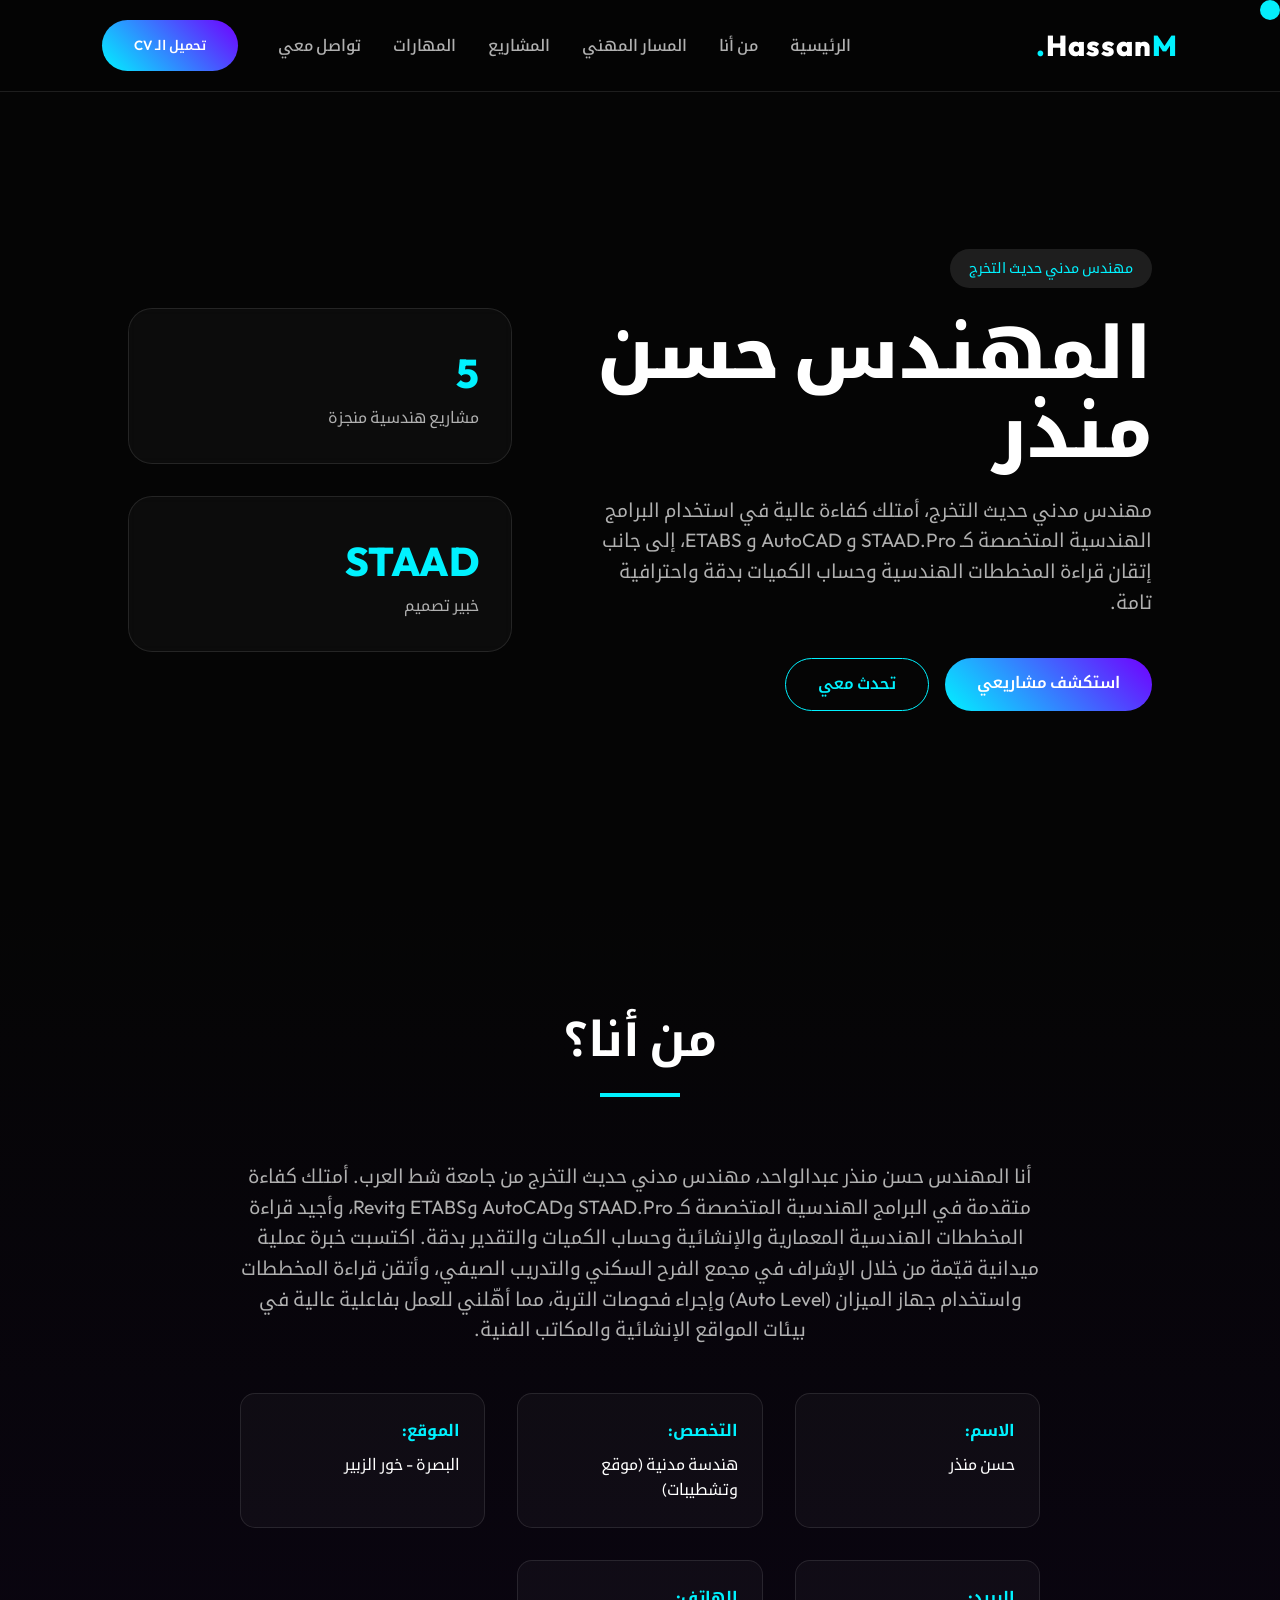
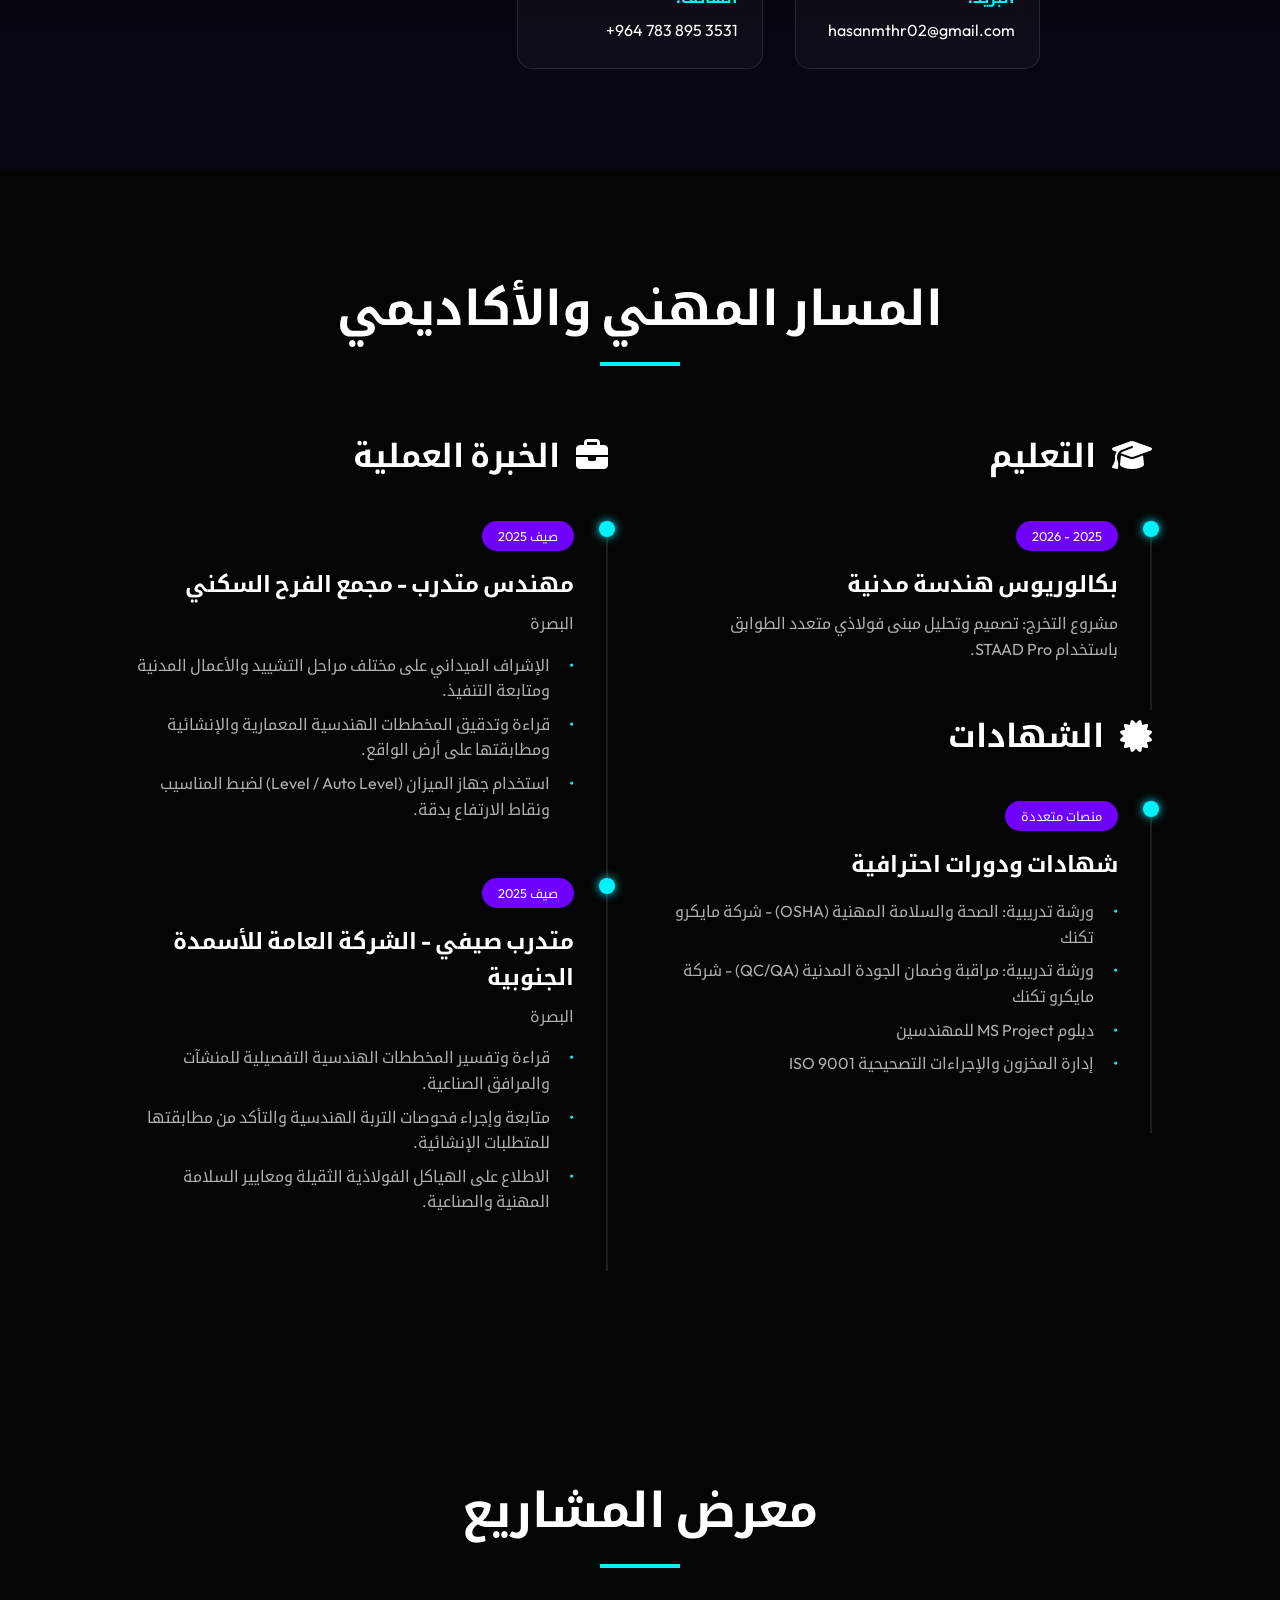
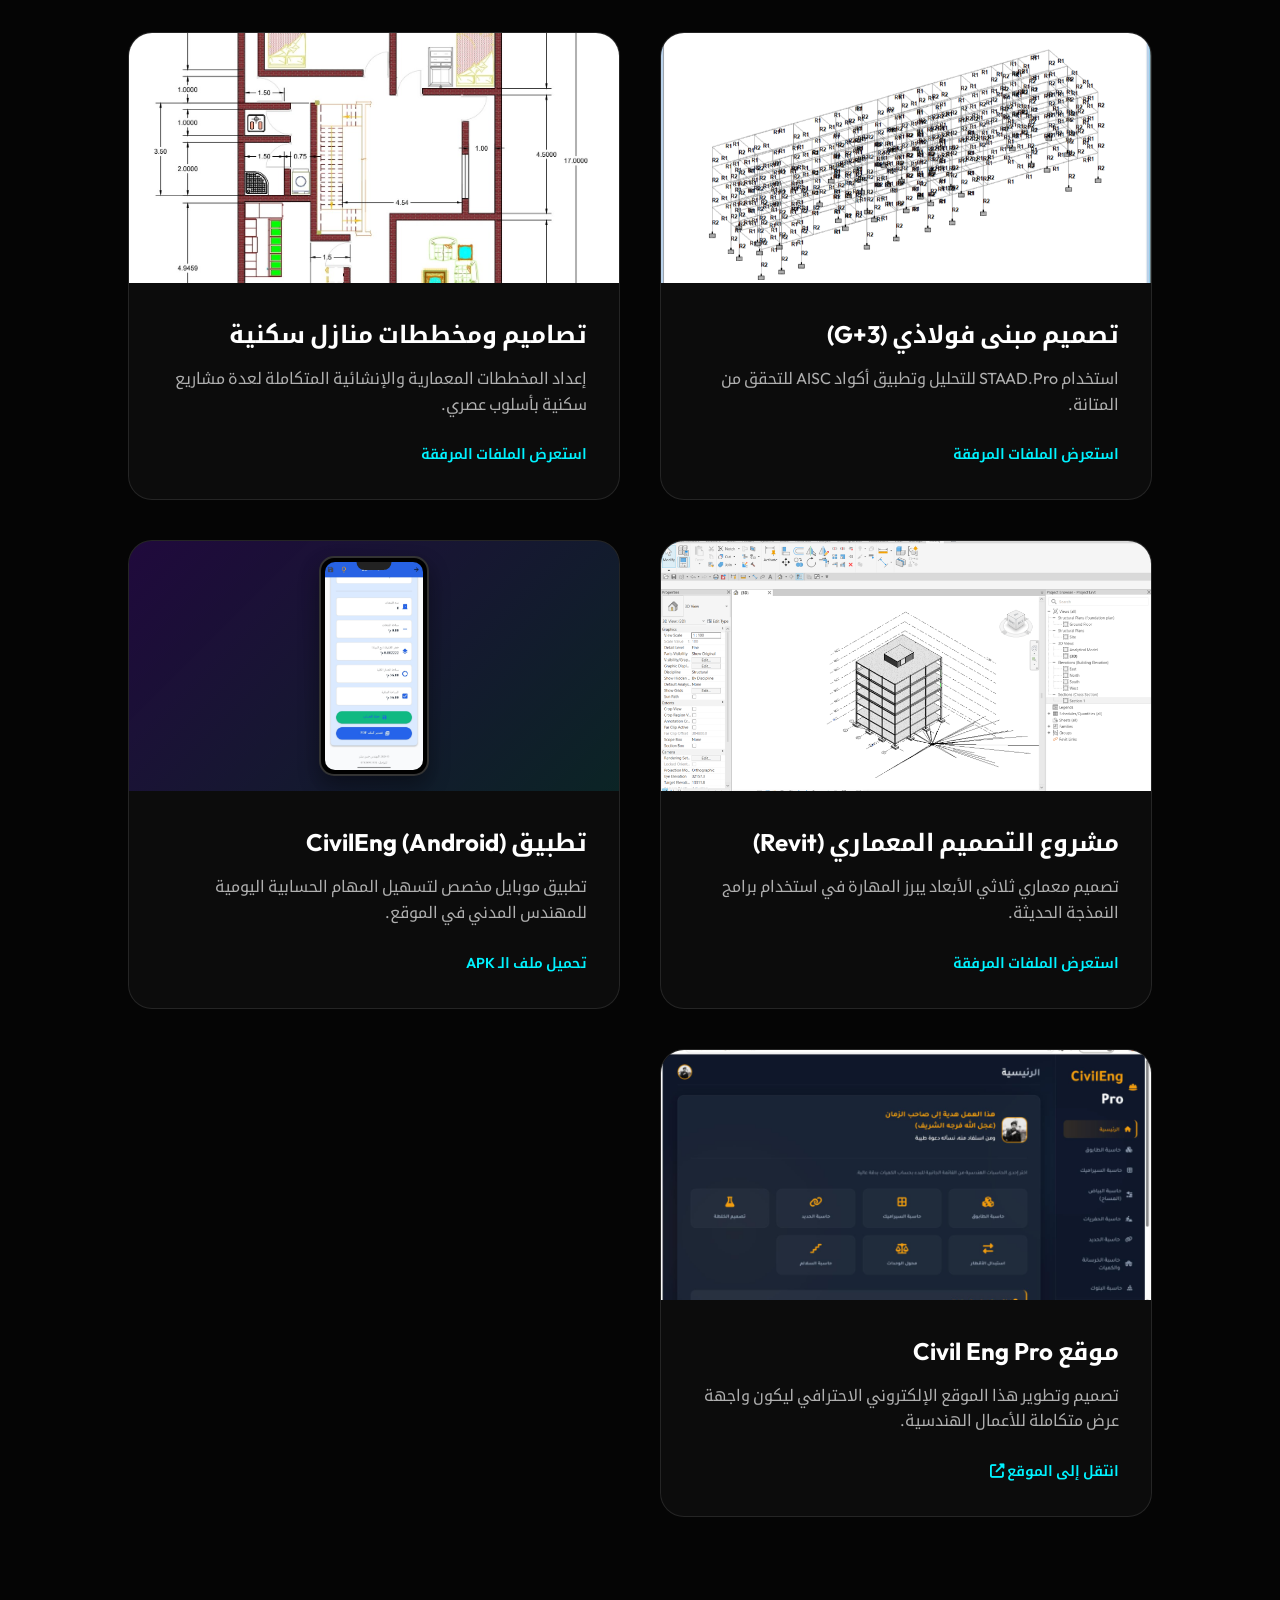
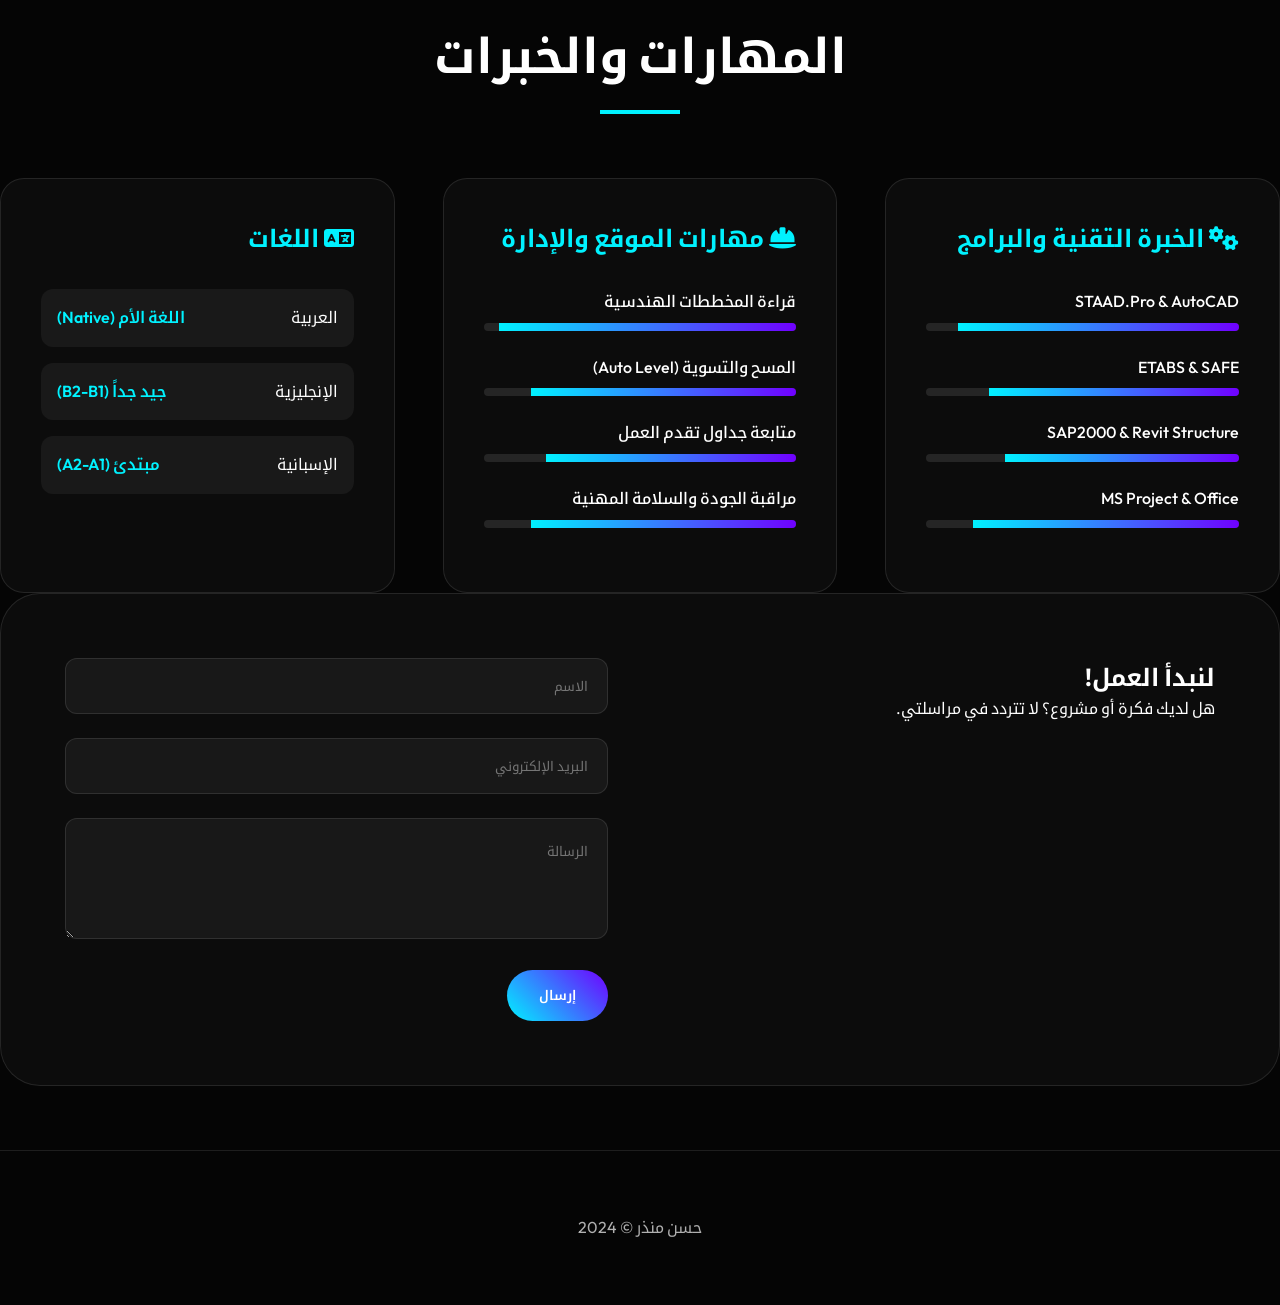
<file: index.html>
<!DOCTYPE html>
<html lang="ar" dir="rtl">

<head>
    <meta charset="UTF-8">
    <meta name="viewport" content="width=device-width, initial-scale=1.0">
    <title>المهندس حسن منذر | Portfolio</title>
    <link rel="stylesheet" href="style.css">
    <link rel="preconnect" href="https://fonts.googleapis.com">
    <link rel="preconnect" href="https://fonts.gstatic.com" crossorigin>
    <link
        href="https://fonts.googleapis.com/css2?family=Outfit:wght@300;400;600;800&family=Noto+Kufi+Arabic:wght@300;500;700&display=swap"
        rel="stylesheet">
    <link rel="stylesheet" href="https://cdnjs.cloudflare.com/ajax/libs/font-awesome/6.5.1/css/all.min.css">
</head>

<body>
    <div class="custom-cursor"></div>

    <nav id="navbar">
        <div class="logo">Hassan<span>M.</span></div>
        <button class="menu-toggle" id="menu-toggle" aria-label="تبديل القائمة" aria-expanded="false">
            <i class="fas fa-bars"></i>
        </button>
        <div class="nav-menu" id="nav-menu">
            <ul class="nav-links">
                <li><a href="#home">الرئيسية</a></li>
                <li><a href="#about">من أنا</a></li>
                <li><a href="#resume">المسار المهني</a></li>
                <li><a href="#projects">المشاريع</a></li>
                <li><a href="#skills">المهارات</a></li>
                <li><a href="#contact">تواصل معي</a></li>
            </ul>
            <div class="nav-cta">
                <button id="cv-btn" class="btn-primary">تحميل الـ CV</button>
            </div>
        </div>
    </nav>
    <div class="nav-overlay" id="nav-overlay"></div>

    <main>
        <section id="home" class="hero">
            <div class="hero-container">
                <div class="hero-content">
                    <div class="badge">مهندس مدني حديث التخرج</div>
                    <h1 class="glitch-text">المهندس حسن منذر</h1>
                    <p>مهندس مدني حديث التخرج، أمتلك كفاءة عالية في استخدام البرامج الهندسية المتخصصة كـ STAAD.Pro و AutoCAD و ETABS، إلى جانب إتقان قراءة المخططات الهندسية وحساب الكميات بدقة واحترافية تامة.</p>
                    <div class="hero-btns">
                        <a href="#projects" class="btn-primary">استكشف مشاريعي</a>
                        <a href="#contact" class="btn-secondary">تحدث معي</a>
                    </div>
                </div>
                <div class="hero-visual">
                    <div class="stat-card">
                        <span class="number">5</span>
                        <span class="label">مشاريع هندسية منجزة</span>
                    </div>
                    <div class="stat-card">
                        <span class="number">STAAD</span>
                        <span class="label">خبير تصميم</span>
                    </div>
                </div>
            </div>
        </section>
        <section id="about" class="about">
            <div class="section-title">
                <h2>من أنا؟</h2>
                <div class="line"></div>
            </div>
            <div class="about-container">
                <div class="about-text">
                    <p>أنا المهندس حسن منذر عبدالواحد، مهندس مدني حديث التخرج من جامعة شط العرب. أمتلك كفاءة متقدمة في البرامج الهندسية المتخصصة كـ STAAD.Pro وAutoCAD وETABS وRevit، وأجيد قراءة المخططات الهندسية المعمارية والإنشائية وحساب الكميات والتقدير بدقة. اكتسبت خبرة عملية ميدانية قيّمة من خلال الإشراف في مجمع الفرح السكني والتدريب الصيفي، وأتقن قراءة المخططات واستخدام جهاز الميزان (Auto Level) وإجراء فحوصات التربة، مما أهّلني للعمل بفاعلية عالية في بيئات المواقع الإنشائية والمكاتب الفنية.</p>
                    <div class="about-info">
                        <div class="info-item"><strong>الاسم:</strong> <span>حسن منذر</span></div>
                        <div class="info-item"><strong>التخصص:</strong> <span>هندسة مدنية (موقع وتشطيبات)</span></div>
                        <div class="info-item"><strong>الموقع:</strong> <span>البصرة - خور الزبير</span></div>
                        <div class="info-item"><strong>البريد:</strong> <span>hasanmthr02@gmail.com</span></div>
                        <div class="info-item"><strong>الهاتف:</strong> <span dir="ltr">+964 783 895 3531</span></div>
                    </div>
                </div>
            </div>
        </section>

        <section id="resume" class="resume">
            <div class="section-title">
                <h2>المسار المهني والأكاديمي</h2>
                <div class="line"></div>
            </div>
            <div class="resume-grid">
                <div class="resume-column">
                    <h3 class="resume-title"><i class="fas fa-graduation-cap"></i> التعليم</h3>
                    <div class="resume-item">
                        <span class="date">2025 - 2026</span>
                        <h4>بكالوريوس هندسة مدنية</h4>
                        <p>مشروع التخرج: تصميم وتحليل مبنى فولاذي متعدد الطوابق باستخدام STAAD Pro.</p>
                    </div>
                    <h3 class="resume-title"><i class="fas fa-certificate"></i> الشهادات</h3>
                    <div class="resume-item">
                        <span class="date">منصات متعددة</span>
                        <h4>شهادات ودورات احترافية</h4>
                        <ul>
                            <li>ورشة تدريبية: الصحة والسلامة المهنية (OSHA) - شركة مايكرو تكنك</li>
                            <li>ورشة تدريبية: مراقبة وضمان الجودة المدنية (QC/QA) - شركة مايكرو تكنك</li>
                            <li>دبلوم MS Project للمهندسين</li>
                            <li>إدارة المخزون والإجراءات التصحيحية ISO 9001</li>
                        </ul>
                    </div>
                </div>
                <div class="resume-column">
                    <h3 class="resume-title"><i class="fas fa-briefcase"></i> الخبرة العملية</h3>
                    <div class="resume-item">
                        <span class="date">صيف 2025</span>
                        <h4>مهندس متدرب - مجمع الفرح السكني</h4>
                        <p>البصرة</p>
                        <ul>
                            <li>الإشراف الميداني على مختلف مراحل التشييد والأعمال المدنية ومتابعة التنفيذ.</li>
                            <li>قراءة وتدقيق المخططات الهندسية المعمارية والإنشائية ومطابقتها على أرض الواقع.</li>
                            <li>استخدام جهاز الميزان (Level / Auto Level) لضبط المناسيب ونقاط الارتفاع بدقة.</li>
                        </ul>
                    </div>
                    <div class="resume-item">
                        <span class="date">صيف 2025</span>
                        <h4>متدرب صيفي - الشركة العامة للأسمدة الجنوبية</h4>
                        <p>البصرة</p>
                        <ul>
                            <li>قراءة وتفسير المخططات الهندسية التفصيلية للمنشآت والمرافق الصناعية.</li>
                            <li>متابعة وإجراء فحوصات التربة الهندسية والتأكد من مطابقتها للمتطلبات الإنشائية.</li>
                            <li>الاطلاع على الهياكل الفولاذية الثقيلة ومعايير السلامة المهنية والصناعية.</li>
                        </ul>
                    </div>
                </div>
            </div>
        </section>

        <section id="projects" class="projects">
            <div class="section-title">
                <h2>معرض المشاريع</h2>
                <div class="line"></div>
            </div>
            <div class="projects-grid">
                <div class="project-card" data-project="steel_buildings"
                    data-files='["مخططات_الطابق_المتكرر.pdf", "مخطط_الطابق_الأرضي.pdf", "تحليل_إنشائي_STAAD_Pro.std"]'
                    data-images='["s1.png", "s2.png", "s3.png", "s4.png", "s5.png", "s6.png", "s7.png", "s8.png", "s9.png"]'
                    data-desc="مشروع تصميم مبنى فولاذي مكون من أرضي و3 طوابق متكررة، يتضمن التحليل الإنشائي باستخدام STAAD.Pro والتحقق من الأحمال وفق الكود AISC والمخططات التفصيلية.">
                    <div class="project-image">
                        <img src="s1.png"
                            alt="Steel Building" id="staad-slideshow">
                        <div class="overlay">
                            <span class="view-btn">عرض التفاصيل والملفات</span>
                        </div>
                    </div>
                    <div class="project-details">
                        <h3>تصميم مبنى فولاذي (G+3)</h3>
                        <p>استخدام STAAD.Pro للتحليل وتطبيق أكواد AISC للتحقق من المتانة.</p>
                        <span class="project-link">استعرض الملفات المرفقة</span>
                    </div>
                </div>
                <div class="project-card" data-project="houses"
                    data-files='["تصميم_معماري_فيلا_حديثة.pdf", "نموذج_إنشائي_مبنى_سكني.pdf", "مخطط_منزل_الطابق_الأرضي.pdf", "تصميم_منزل_سكني_خاص.pdf"]'
                    data-images='["3.jpg", "1.jpg", "2.jpg", "4.jpg", "5.jpg", "6.jpg"]'
                    data-desc="مجموعة من المخططات المعمارية والإنشائية الاحترافية للمنازل السكنية، تشمل المساقط الأفقية والتفاصيل الإنشائية.">
                    <div class="project-image">
                        <img src="3.jpg"
                            alt="House Plans" id="houses-slideshow">
                        <div class="overlay">
                            <span class="view-btn">عرض التفاصيل والملفات</span>
                        </div>
                    </div>
                    <div class="project-details">
                        <h3>تصاميم ومخططات منازل سكنية</h3>
                        <p>إعداد المخططات المعمارية والإنشائية المتكاملة لعدة مشاريع سكنية بأسلوب عصري.</p>
                        <span class="project-link">استعرض الملفات المرفقة</span>
                    </div>
                </div>

                <div class="project-card" data-project="water_tanks" data-files='["مشروع_تصميم_معماري_متكامل.rvt"]'
                    data-images='["r1.png"]'
                    data-desc="مشروع تصميم معماري متكامل باستخدام برنامج Revit، يركز على توزيع المساحات والجمالية المعمارية مع مراعاة المعايير الهندسية.">
                    <div class="project-image">
                        <img src="r1.png"
                            alt="Architecture Project">
                        <div class="overlay">
                            <span class="view-btn">عرض التفاصيل والملفات</span>
                        </div>
                    </div>
                    <div class="project-details">
                        <h3>مشروع التصميم المعماري (Revit)</h3>
                        <p>تصميم معماري ثلاثي الأبعاد يبرز المهارة في استخدام برامج النمذجة الحديثة.</p>
                        <span class="project-link">استعرض الملفات المرفقة</span>
                    </div>
                </div>
                <div class="project-card" data-project="mobile_apps" data-files='["CivilEng.apk"]'
                    data-images='["photo_1_2026-05-07_04-51-21.jpg","photo_2_2026-05-07_04-51-21.jpg","photo_3_2026-05-07_04-51-21.jpg","photo_4_2026-05-07_04-51-21.jpg","photo_5_2026-05-07_04-51-21.jpg","photo_6_2026-05-07_04-51-21.jpg","photo_7_2026-05-07_04-51-21.jpg","photo_8_2026-05-07_04-51-21.jpg","photo_9_2026-05-07_04-51-21.jpg","photo_10_2026-05-07_04-51-21.jpg","photo_11_2026-05-07_04-51-21.jpg","photo_12_2026-05-07_04-51-21.jpg","photo_13_2026-05-07_04-51-21.jpg","photo_14_2026-05-07_04-51-21.jpg","photo_15_2026-05-07_04-51-21.jpg","photo_16_2026-05-07_04-51-21.jpg","photo_17_2026-05-07_04-51-21.jpg","photo_18_2026-05-07_04-51-21.jpg","photo_19_2026-05-07_04-51-21.jpg","photo_20_2026-05-07_04-51-21.jpg","photo_21_2026-05-07_04-51-21.jpg","photo_22_2026-05-07_04-51-21.jpg"]'
                    data-desc="تطبيق أندرويد متكامل (CivilEng) مخصص للحسابات الهندسية، يشمل حسابات حديد التسليح وتصميم السلالم والكميات. يمكنك تحميل ملف الـ APK وتثبيته مباشرة.">
                    <div class="project-image app-mockup-container">
                        <div class="mockup-phone">
                            <img src="photo_1_2026-05-07_04-51-21.jpg" alt="CivilEng App"
                                id="app-slideshow">
                        </div>
                        <div class="overlay">
                            <span class="view-btn">عرض التفاصيل والتحميل</span>
                        </div>
                    </div>
                    <div class="project-details">
                        <h3>تطبيق CivilEng (Android)</h3>
                        <p>تطبيق موبايل مخصص لتسهيل المهام الحسابية اليومية للمهندس المدني في الموقع.</p>
                        <span class="project-link">تحميل ملف الـ APK</span>
                    </div>
                </div>

                <a href="https://hassanm.vercel.app/" target="_blank" class="project-card-link"
                    style="text-decoration: none; color: inherit; display: block;">
                    <div class="project-card" style="cursor: pointer;">
                        <div class="project-image">
                            <img src="website_screenshot_cropped.png" alt="Civil Eng Pro Website">
                            <div class="overlay">
                                <span class="view-btn">زيارة الموقع</span>
                            </div>
                        </div>
                        <div class="project-details">
                            <h3>موقع Civil Eng Pro</h3>
                            <p>تصميم وتطوير هذا الموقع الإلكتروني الاحترافي ليكون واجهة عرض متكاملة للأعمال الهندسية.
                            </p>
                            <span class="project-link" style="color: var(--accent-color);">انتقل إلى الموقع <i
                                    class="fas fa-external-link-alt"></i></span>
                        </div>
                    </div>
                </a>
            </div>
        </section>

        <section id="skills" class="skills">
            <div class="section-title">
                <h2>المهارات والخبرات</h2>
                <div class="line"></div>
            </div>
            <div class="skills-grid">
                <div class="skills-category">
                    <h3><i class="fas fa-cogs"></i> الخبرة التقنية والبرامج</h3>
                    <div class="skill-item"><span>STAAD.Pro & AutoCAD</span>
                        <div class="progress">
                            <div class="fill" style="width: 90%;"></div>
                        </div>
                    </div>
                    <div class="skill-item"><span>ETABS & SAFE</span>
                        <div class="progress">
                            <div class="fill" style="width: 80%;"></div>
                        </div>
                    </div>
                    <div class="skill-item"><span>SAP2000 & Revit Structure</span>
                        <div class="progress">
                            <div class="fill" style="width: 75%;"></div>
                        </div>
                    </div>
                    <div class="skill-item"><span>MS Project & Office</span>
                        <div class="progress">
                            <div class="fill" style="width: 85%;"></div>
                        </div>
                    </div>
                </div>
                <div class="skills-category">
                    <h3><i class="fas fa-hard-hat"></i> مهارات الموقع والإدارة</h3>
                    <div class="skill-item"><span>قراءة المخططات الهندسية</span>
                        <div class="progress">
                            <div class="fill" style="width: 95%;"></div>
                        </div>
                    </div>
                    <div class="skill-item"><span>المسح والتسوية (Auto Level)</span>
                        <div class="progress">
                            <div class="fill" style="width: 85%;"></div>
                        </div>
                    </div>
                    <div class="skill-item"><span>متابعة جداول تقدم العمل</span>
                        <div class="progress">
                            <div class="fill" style="width: 80%;"></div>
                        </div>
                    </div>
                    <div class="skill-item"><span>مراقبة الجودة والسلامة المهنية</span>
                        <div class="progress">
                            <div class="fill" style="width: 85%;"></div>
                        </div>
                    </div>
                </div>
                <div class="skills-category">
                    <h3><i class="fas fa-language"></i> اللغات</h3>
                    <div class="language-item"><span>العربية</span> <span class="level">اللغة الأم (Native)</span></div>
                    <div class="language-item"><span>الإنجليزية</span> <span class="level">جيد جداً (B2-B1)</span></div>
                    <div class="language-item"><span>الإسبانية</span> <span class="level">مبتدئ (A2-A1)</span></div>
                </div>
            </div>
        </section>

        <section id="contact" class="contact">
            <div class="contact-container">
                <div class="contact-info">
                    <h2>لنبدأ العمل!</h2>
                    <p>هل لديك فكرة أو مشروع؟ لا تتردد في مراسلتي.</p>
                </div>
                <form class="contact-form" action="mailto:hasanmthr02@gmail.com" method="POST" enctype="text/plain">
                    <input type="text" name="Name" placeholder="الاسم" required>
                    <input type="email" name="Email" placeholder="البريد الإلكتروني" required>
                    <textarea name="Message" placeholder="الرسالة" rows="5" required></textarea>
                    <button type="submit" class="btn-primary">إرسال</button>
                </form>
            </div>
        </section>
    </main>

    <footer>
        <p>حسن منذر &copy; 2024</p>
    </footer>

    <!-- Project Modal -->
    <div id="project-modal" class="modal">
        <div class="modal-content">
            <span class="close-modal">&times;</span>
            <div id="modal-body">
                <h2 id="modal-title">اسم المشروع</h2>
                <p id="modal-desc">وصف المشروع يظهر هنا...</p>
                <div id="modal-gallery" class="modal-gallery">
                    <!-- Images will be injected here -->
                </div>
                <h3>الملفات المرفقة:</h3>
                <ul id="modal-file-list" class="file-list">
                    <!-- Files will be injected here -->
                </ul>
            </div>
        </div>
    </div>

    <!-- CV Modal -->
    <div id="cv-modal" class="modal">
        <div class="modal-content cv-modal-content">
            <span class="close-cv-modal close-modal" style="position: absolute; top: 15px; right: 20px; font-size: 28px; font-weight: bold; cursor: pointer; color: var(--text-color);">&times;</span>
            <div id="cv-modal-body" style="text-align: center; padding: 2rem 0;">
                <h2 style="margin-bottom: 1rem;">تحميل السيرة الذاتية</h2>
                <p style="margin-bottom: 2rem; color: var(--text-light);">اختر لغة السيرة الذاتية للمهندس حسن منذر:</p>
                <div class="cv-download-options" style="display: flex; gap: 1.2rem; justify-content: center; flex-wrap: wrap;">
                    <a href="Hassan_Munther_AR.pdf" class="btn-primary" download="Hassan_Munther_CV_AR.pdf" style="display: inline-flex; align-items: center; gap: 8px;">
                        <i class="fas fa-file-pdf"></i> السيرة الذاتية (عربي)
                    </a>
                    <a href="Hassan_Munther_EN.pdf" class="btn-secondary" download="Hassan_Munther_CV_EN.pdf" style="display: inline-flex; align-items: center; gap: 8px;">
                        <i class="fas fa-file-pdf"></i> English CV
                    </a>
                </div>
            </div>
        </div>
    </div>

    <script src="script.js"></script>
</body>

</html>
</file>
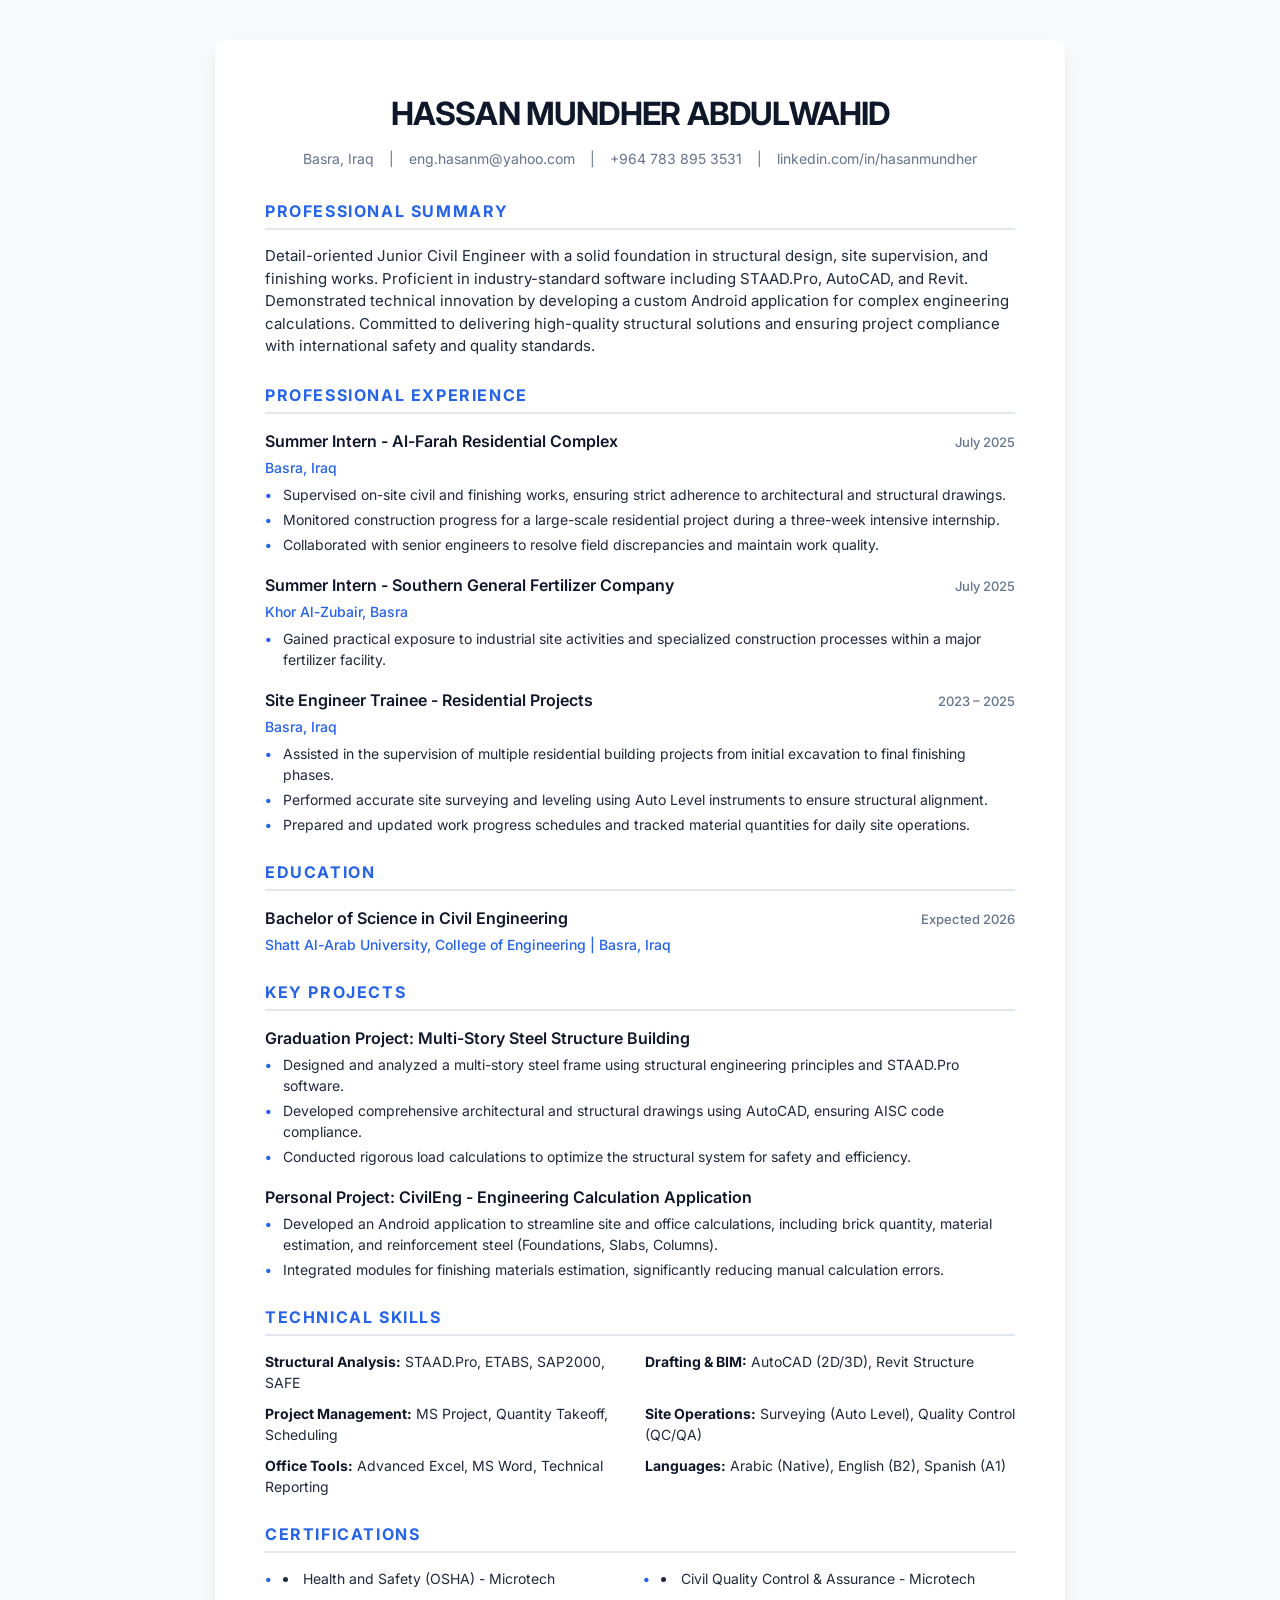
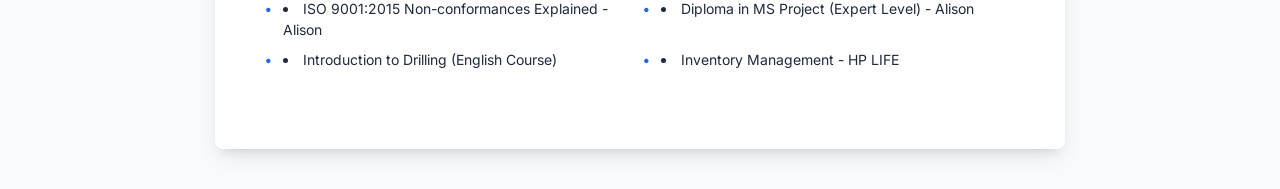
<file: ATS_Resume.html>
<!DOCTYPE html>
<html lang="en">
<head>
    <meta charset="UTF-8">
    <meta name="viewport" content="width=device-width, initial-scale=1.0">
    <title>Hassan Mundher Abdulwahid - Civil Engineer Resume</title>
    <link rel="preconnect" href="https://fonts.googleapis.com">
    <link rel="preconnect" href="https://fonts.gstatic.com" crossorigin>
    <link href="https://fonts.googleapis.com/css2?family=Inter:wght@300;400;500;600;700&display=swap" rel="stylesheet">
    <style>
        :root {
            --primary-color: #0f172a;
            --accent-color: #2563eb;
            --text-main: #1e293b;
            --text-muted: #64748b;
            --line-color: #e2e8f0;
        }

        * {
            margin: 0;
            padding: 0;
            box-sizing: border-box;
        }

        body {
            font-family: 'Inter', -apple-system, BlinkMacSystemFont, "Segoe UI", Roboto, sans-serif;
            line-height: 1.5;
            color: var(--text-main);
            background-color: #f8fafc;
            padding: 40px 20px;
        }

        .resume-container {
            max-width: 850px;
            margin: 0 auto;
            background: white;
            padding: 50px;
            box-shadow: 0 10px 25px -5px rgba(0, 0, 0, 0.1), 0 8px 10px -6px rgba(0, 0, 0, 0.1);
            border-radius: 8px;
        }

        header {
            text-align: center;
            margin-bottom: 30px;
        }

        h1 {
            font-size: 32px;
            font-weight: 700;
            color: var(--primary-color);
            letter-spacing: -0.025em;
            margin-bottom: 10px;
            text-transform: uppercase;
        }

        .contact-info {
            display: flex;
            justify-content: center;
            flex-wrap: wrap;
            gap: 15px;
            font-size: 14px;
            color: var(--text-muted);
        }

        .contact-info span {
            display: flex;
            align-items: center;
        }

        .contact-info a {
            color: var(--text-muted);
            text-decoration: none;
            transition: color 0.2s;
        }

        .contact-info a:hover {
            color: var(--accent-color);
        }

        section {
            margin-bottom: 25px;
        }

        h2 {
            font-size: 16px;
            font-weight: 700;
            color: var(--accent-color);
            text-transform: uppercase;
            letter-spacing: 0.1em;
            border-bottom: 2px solid var(--line-color);
            padding-bottom: 5px;
            margin-bottom: 15px;
        }

        .summary p {
            font-size: 15px;
            color: var(--text-main);
        }

        .experience-item, .education-item, .project-item {
            margin-bottom: 18px;
        }

        .item-header {
            display: flex;
            justify-content: space-between;
            align-items: baseline;
            margin-bottom: 4px;
        }

        .item-title {
            font-weight: 600;
            font-size: 16px;
            color: var(--primary-color);
        }

        .item-date {
            font-size: 13px;
            font-weight: 500;
            color: var(--text-muted);
        }

        .item-subtitle {
            font-weight: 500;
            font-size: 14px;
            color: var(--accent-color);
            margin-bottom: 6px;
        }

        ul {
            list-style: none;
        }

        li {
            font-size: 14px;
            position: relative;
            padding-left: 18px;
            margin-bottom: 4px;
            color: var(--text-main);
        }

        li::before {
            content: "•";
            position: absolute;
            left: 0;
            color: var(--accent-color);
            font-weight: bold;
        }

        .skills-grid {
            display: grid;
            grid-template-columns: 1fr 1fr;
            gap: 10px;
        }

        .skill-group {
            font-size: 14px;
        }

        .skill-group strong {
            color: var(--primary-color);
        }

        .certifications-list {
            display: grid;
            grid-template-columns: 1fr 1fr;
            gap: 5px;
        }

        @media print {
            body {
                background-color: white;
                padding: 0;
            }
            .resume-container {
                box-shadow: none;
                padding: 0;
                width: 100%;
                max-width: 100%;
            }
            .contact-info a {
                text-decoration: none;
            }
        }

        @media (max-width: 600px) {
            .resume-container {
                padding: 20px;
            }
            .item-header {
                flex-direction: column;
            }
            .skills-grid, .certifications-list {
                grid-template-columns: 1fr;
            }
        }
    </style>
</head>
<body>
    <div class="resume-container">
        <header>
            <h1>Hassan Mundher Abdulwahid</h1>
            <div class="contact-info">
                <span>Basra, Iraq</span>
                <span>|</span>
                <span><a href="mailto:eng.hasanm@yahoo.com">eng.hasanm@yahoo.com</a></span>
                <span>|</span>
                <span>+964 783 895 3531</span>
                <span>|</span>
                <span><a href="https://www.linkedin.com/in/hasanmundher">linkedin.com/in/hasanmundher</a></span>
            </div>
        </header>

        <section class="summary">
            <h2>Professional Summary</h2>
            <p>
                Detail-oriented Junior Civil Engineer with a solid foundation in structural design, site supervision, and finishing works. 
                Proficient in industry-standard software including STAAD.Pro, AutoCAD, and Revit. Demonstrated technical innovation by 
                developing a custom Android application for complex engineering calculations. Committed to delivering high-quality 
                structural solutions and ensuring project compliance with international safety and quality standards.
            </p>
        </section>

        <section class="experience">
            <h2>Professional Experience</h2>
            
            <div class="experience-item">
                <div class="item-header">
                    <span class="item-title">Summer Intern - Al-Farah Residential Complex</span>
                    <span class="item-date">July 2025</span>
                </div>
                <div class="item-subtitle">Basra, Iraq</div>
                <ul>
                    <li>Supervised on-site civil and finishing works, ensuring strict adherence to architectural and structural drawings.</li>
                    <li>Monitored construction progress for a large-scale residential project during a three-week intensive internship.</li>
                    <li>Collaborated with senior engineers to resolve field discrepancies and maintain work quality.</li>
                </ul>
            </div>

            <div class="experience-item">
                <div class="item-header">
                    <span class="item-title">Summer Intern - Southern General Fertilizer Company</span>
                    <span class="item-date">July 2025</span>
                </div>
                <div class="item-subtitle">Khor Al-Zubair, Basra</div>
                <ul>
                    <li>Gained practical exposure to industrial site activities and specialized construction processes within a major fertilizer facility.</li>
                </ul>
            </div>

            <div class="experience-item">
                <div class="item-header">
                    <span class="item-title">Site Engineer Trainee - Residential Projects</span>
                    <span class="item-date">2023 – 2025</span>
                </div>
                <div class="item-subtitle">Basra, Iraq</div>
                <ul>
                    <li>Assisted in the supervision of multiple residential building projects from initial excavation to final finishing phases.</li>
                    <li>Performed accurate site surveying and leveling using Auto Level instruments to ensure structural alignment.</li>
                    <li>Prepared and updated work progress schedules and tracked material quantities for daily site operations.</li>
                </ul>
            </div>
        </section>

        <section class="education">
            <h2>Education</h2>
            <div class="education-item">
                <div class="item-header">
                    <span class="item-title">Bachelor of Science in Civil Engineering</span>
                    <span class="item-date">Expected 2026</span>
                </div>
                <div class="item-subtitle">Shatt Al-Arab University, College of Engineering | Basra, Iraq</div>
            </div>
        </section>

        <section class="projects">
            <h2>Key Projects</h2>
            <div class="project-item">
                <div class="item-header">
                    <span class="item-title">Graduation Project: Multi-Story Steel Structure Building</span>
                </div>
                <ul>
                    <li>Designed and analyzed a multi-story steel frame using structural engineering principles and STAAD.Pro software.</li>
                    <li>Developed comprehensive architectural and structural drawings using AutoCAD, ensuring AISC code compliance.</li>
                    <li>Conducted rigorous load calculations to optimize the structural system for safety and efficiency.</li>
                </ul>
            </div>
            <div class="project-item">
                <div class="item-header">
                    <span class="item-title">Personal Project: CivilEng - Engineering Calculation Application</span>
                </div>
                <ul>
                    <li>Developed an Android application to streamline site and office calculations, including brick quantity, material estimation, and reinforcement steel (Foundations, Slabs, Columns).</li>
                    <li>Integrated modules for finishing materials estimation, significantly reducing manual calculation errors.</li>
                </ul>
            </div>
        </section>

        <section class="skills">
            <h2>Technical Skills</h2>
            <div class="skills-grid">
                <div class="skill-group"><strong>Structural Analysis:</strong> STAAD.Pro, ETABS, SAP2000, SAFE</div>
                <div class="skill-group"><strong>Drafting & BIM:</strong> AutoCAD (2D/3D), Revit Structure</div>
                <div class="skill-group"><strong>Project Management:</strong> MS Project, Quantity Takeoff, Scheduling</div>
                <div class="skill-group"><strong>Site Operations:</strong> Surveying (Auto Level), Quality Control (QC/QA)</div>
                <div class="skill-group"><strong>Office Tools:</strong> Advanced Excel, MS Word, Technical Reporting</div>
                <div class="skill-group"><strong>Languages:</strong> Arabic (Native), English (B2), Spanish (A1)</div>
            </div>
        </section>

        <section class="certifications">
            <h2>Certifications</h2>
            <div class="certifications-list">
                <li>Health and Safety (OSHA) - Microtech</li>
                <li>Civil Quality Control & Assurance - Microtech</li>
                <li>ISO 9001:2015 Non-conformances Explained - Alison</li>
                <li>Diploma in MS Project (Expert Level) - Alison</li>
                <li>Introduction to Drilling (English Course)</li>
                <li>Inventory Management - HP LIFE</li>
            </div>
        </section>
    </div>
</body>
</html>
</file>
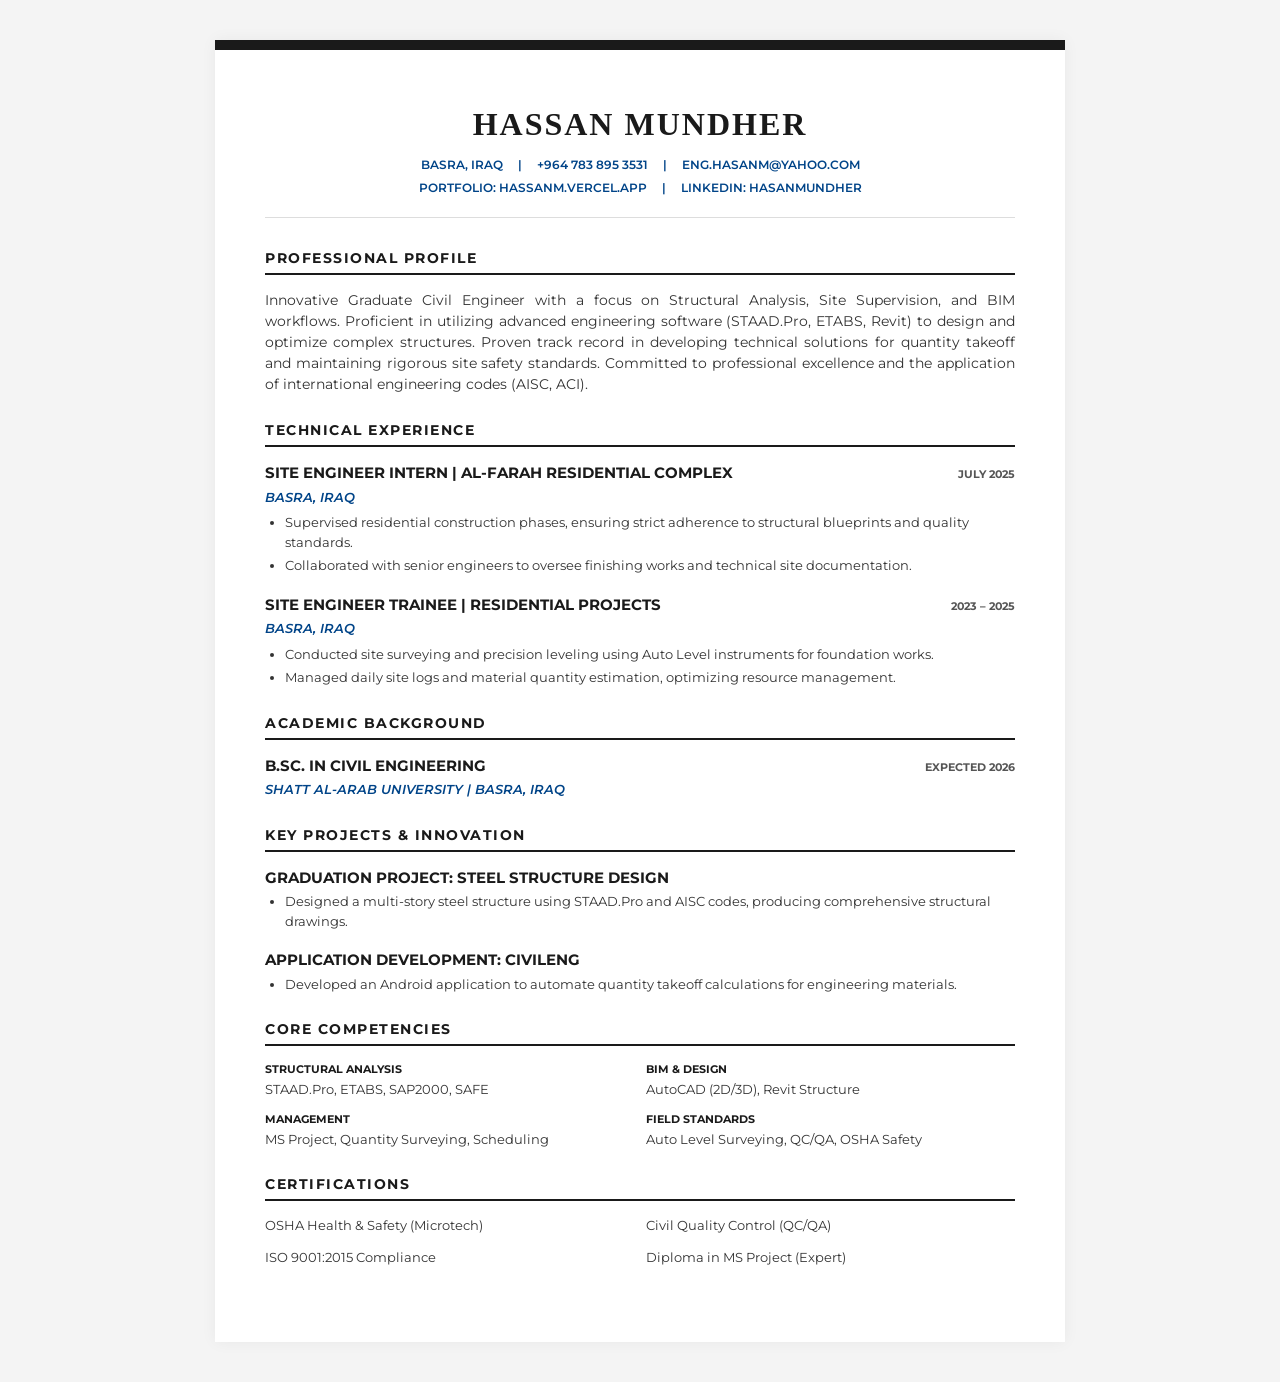
<file: Hassan_Mundher_International_CV.html>
<!DOCTYPE html>
<html lang="en">
<head>
    <meta charset="UTF-8">
    <meta name="viewport" content="width=device-width, initial-scale=1.0">
    <title>Hassan Mundher - International Civil Engineer CV</title>
    <link rel="preconnect" href="https://fonts.googleapis.com">
    <link rel="preconnect" href="https://fonts.gstatic.com" crossorigin>
    <link href="https://fonts.googleapis.com/css2?family=Libre+Baskerville:wght@400;700&family=Montserrat:wght@300;400;500;600;700&display=swap" rel="stylesheet">
    <style>
        :root {
            --primary-color: #1a1a1a;
            --accent-color: #004488;
            --text-main: #333333;
            --text-muted: #555555;
            --line-color: #dddddd;
        }

        * {
            margin: 0;
            padding: 0;
            box-sizing: border-box;
        }

        body {
            font-family: 'Montserrat', sans-serif;
            line-height: 1.5;
            color: var(--text-main);
            background-color: #f4f4f4;
            padding: 40px 20px;
        }

        .cv-container {
            max-width: 850px;
            margin: 0 auto;
            background: white;
            padding: 50px;
            box-shadow: 0 0 15px rgba(0,0,0,0.05);
            border-top: 10px solid var(--primary-color);
        }

        header {
            text-align: center;
            margin-bottom: 30px;
            border-bottom: 1px solid var(--line-color);
            padding-bottom: 20px;
        }

        h1 {
            font-family: 'Libre+Baskerville', serif;
            font-size: 32px;
            color: var(--primary-color);
            letter-spacing: 2px;
            margin-bottom: 8px;
            text-transform: uppercase;
        }

        .contact-info {
            display: flex;
            justify-content: center;
            flex-wrap: wrap;
            gap: 15px;
            font-size: 12px;
            font-weight: 600;
            color: var(--accent-color);
            text-transform: uppercase;
        }

        .contact-info a {
            color: inherit;
            text-decoration: none;
            transition: color 0.3s;
        }

        .contact-info a:hover {
            color: var(--primary-color);
            text-decoration: underline;
        }

        section {
            margin-bottom: 25px;
        }

        h2 {
            font-family: 'Montserrat', sans-serif;
            font-size: 14px;
            font-weight: 700;
            color: var(--primary-color);
            border-bottom: 2px solid var(--primary-color);
            padding-bottom: 4px;
            margin-bottom: 15px;
            text-transform: uppercase;
            letter-spacing: 1.5px;
        }

        .summary p {
            font-size: 14px;
            color: var(--text-main);
            text-align: justify;
        }

        .experience-item, .education-item, .project-item {
            margin-bottom: 18px;
        }

        .item-header {
            display: flex;
            justify-content: space-between;
            align-items: baseline;
            margin-bottom: 3px;
        }

        .item-title {
            font-weight: 700;
            font-size: 15px;
            color: var(--primary-color);
        }

        .item-date {
            font-size: 11px;
            font-weight: 700;
            color: var(--text-muted);
        }

        .item-subtitle {
            font-weight: 600;
            font-size: 13px;
            color: var(--accent-color);
            margin-bottom: 6px;
            font-style: italic;
        }

        ul {
            list-style: disc;
            padding-left: 20px;
        }

        li {
            font-size: 13px;
            margin-bottom: 4px;
            color: var(--text-main);
        }

        .skills-grid {
            display: grid;
            grid-template-columns: 1fr 1fr;
            gap: 12px;
        }

        .skill-group {
            font-size: 13px;
        }

        .skill-group strong {
            color: var(--primary-color);
            display: block;
            margin-bottom: 2px;
            text-transform: uppercase;
            font-size: 11px;
        }

        @media print {
            body { background: white; padding: 0; }
            .cv-container { box-shadow: none; padding: 30px; width: 100%; border-top: none; }
        }
    </style>
</head>
<body>
    <div class="cv-container">
        <header>
            <h1>Hassan Mundher</h1>
            <div class="contact-info">
                <span>BASRA, IRAQ</span>
                <span>|</span>
                <span>+964 783 895 3531</span>
                <span>|</span>
                <a href="mailto:eng.hasanm@yahoo.com">ENG.HASANM@YAHOO.COM</a>
            </div>
            <div class="contact-info" style="margin-top: 5px;">
                <a href="https://hassanm.vercel.app/" target="_blank">PORTFOLIO: hassanm.vercel.app</a>
                <span>|</span>
                <a href="https://linkedin.com/in/hasanmundher" target="_blank">LINKEDIN: hasanmundher</a>
            </div>
        </header>

        <section class="summary">
            <h2>Professional Profile</h2>
            <p>
                Innovative Graduate Civil Engineer with a focus on Structural Analysis, Site Supervision, and BIM workflows. 
                Proficient in utilizing advanced engineering software (STAAD.Pro, ETABS, Revit) to design and optimize 
                complex structures. Proven track record in developing technical solutions for quantity takeoff and 
                maintaining rigorous site safety standards. Committed to professional excellence and the application 
                of international engineering codes (AISC, ACI).
            </p>
        </section>

        <section class="experience">
            <h2>Technical Experience</h2>
            
            <div class="experience-item">
                <div class="item-header">
                    <span class="item-title">SITE ENGINEER INTERN | AL-FARAH RESIDENTIAL COMPLEX</span>
                    <span class="item-date">JULY 2025</span>
                </div>
                <div class="item-subtitle">BASRA, IRAQ</div>
                <ul>
                    <li>Supervised residential construction phases, ensuring strict adherence to structural blueprints and quality standards.</li>
                    <li>Collaborated with senior engineers to oversee finishing works and technical site documentation.</li>
                </ul>
            </div>

            <div class="experience-item">
                <div class="item-header">
                    <span class="item-title">SITE ENGINEER TRAINEE | RESIDENTIAL PROJECTS</span>
                    <span class="item-date">2023 – 2025</span>
                </div>
                <div class="item-subtitle">BASRA, IRAQ</div>
                <ul>
                    <li>Conducted site surveying and precision leveling using Auto Level instruments for foundation works.</li>
                    <li>Managed daily site logs and material quantity estimation, optimizing resource management.</li>
                </ul>
            </div>
        </section>

        <section class="education">
            <h2>Academic Background</h2>
            <div class="education-item">
                <div class="item-header">
                    <span class="item-title">B.SC. IN CIVIL ENGINEERING</span>
                    <span class="item-date">EXPECTED 2026</span>
                </div>
                <div class="item-subtitle">SHATT AL-ARAB UNIVERSITY | BASRA, IRAQ</div>
            </div>
        </section>

        <section class="projects">
            <h2>Key Projects & Innovation</h2>
            <div class="project-item">
                <div class="item-header">
                    <span class="item-title">GRADUATION PROJECT: STEEL STRUCTURE DESIGN</span>
                </div>
                <ul>
                    <li>Designed a multi-story steel structure using STAAD.Pro and AISC codes, producing comprehensive structural drawings.</li>
                </ul>
            </div>
            <div class="project-item">
                <div class="item-header">
                    <span class="item-title">APPLICATION DEVELOPMENT: CIVILENG</span>
                </div>
                <ul>
                    <li>Developed an Android application to automate quantity takeoff calculations for engineering materials.</li>
                </ul>
            </div>
        </section>

        <section class="skills">
            <h2>Core Competencies</h2>
            <div class="skills-grid">
                <div class="skill-group">
                    <strong>Structural Analysis</strong>
                    STAAD.Pro, ETABS, SAP2000, SAFE
                </div>
                <div class="skill-group">
                    <strong>BIM & Design</strong>
                    AutoCAD (2D/3D), Revit Structure
                </div>
                <div class="skill-group">
                    <strong>Management</strong>
                    MS Project, Quantity Surveying, Scheduling
                </div>
                <div class="skill-group">
                    <strong>Field Standards</strong>
                    Auto Level Surveying, QC/QA, OSHA Safety
                </div>
            </div>
        </section>

        <section class="certifications">
            <h2>Certifications</h2>
            <div class="skills-grid">
                <div class="skill-group">OSHA Health & Safety (Microtech)</div>
                <div class="skill-group">Civil Quality Control (QC/QA)</div>
                <div class="skill-group">ISO 9001:2015 Compliance</div>
                <div class="skill-group">Diploma in MS Project (Expert)</div>
            </div>
        </section>
    </div>
</body>
</html>
</file>
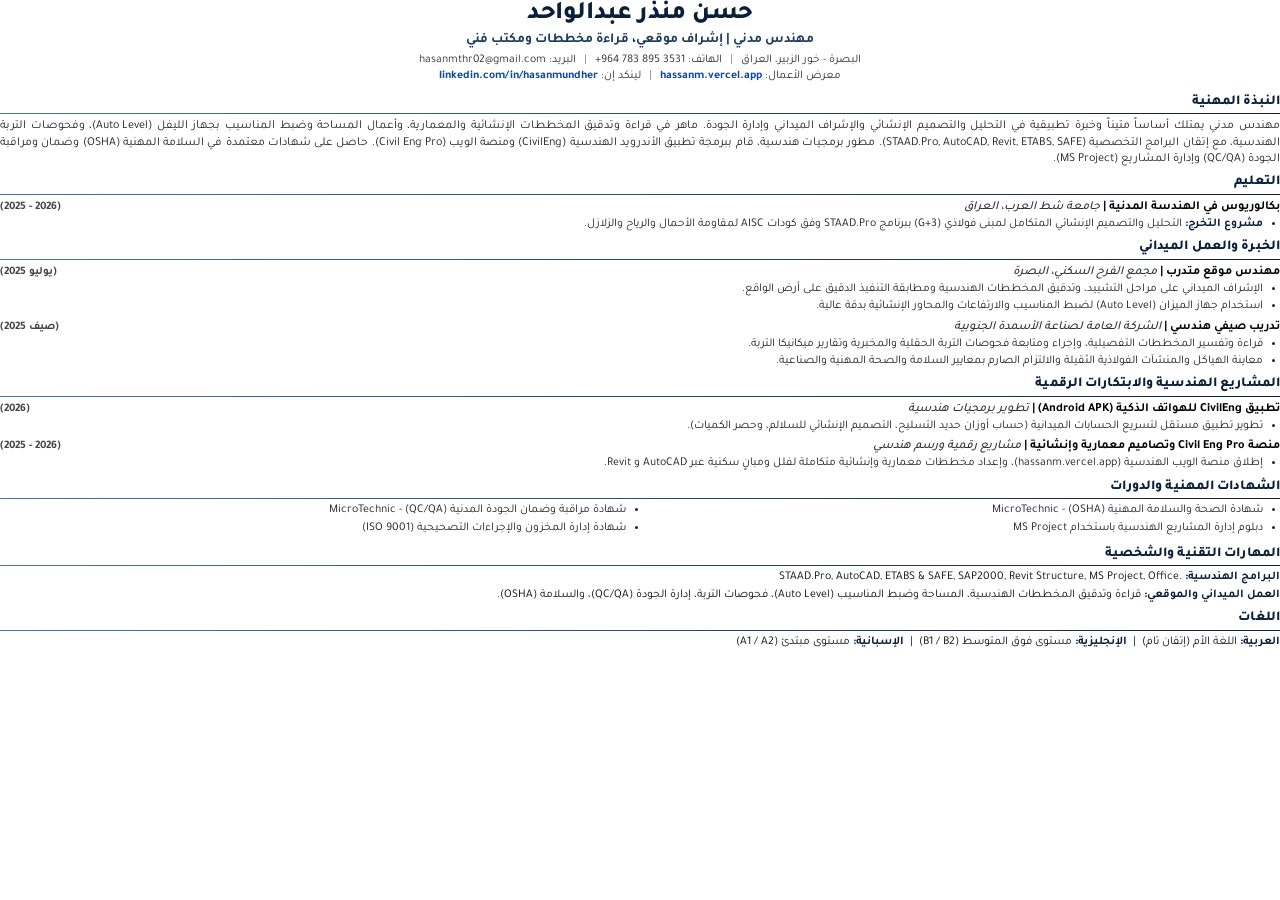
<file: Hassan_Munther_AR.html>
<!DOCTYPE html>
<html lang="ar" dir="rtl">
<head>
    <meta charset="UTF-8">
    <meta name="viewport" content="width=device-width, initial-scale=1.0">
    <title>Hassan Munther Abdul-Wahid - CV (Arabic)</title>
    <link rel="preconnect" href="https://fonts.googleapis.com">
    <link rel="preconnect" href="https://fonts.gstatic.com" crossorigin>
    <link href="https://fonts.googleapis.com/css2?family=Tajawal:wght@400;500;700;800&display=swap" rel="stylesheet">
    <style>
        @page {
            size: letter;
            margin: 9mm 12mm 9mm 12mm;
        }

        * {
            box-sizing: border-box;
            margin: 0;
            padding: 0;
        }

        body {
            font-family: 'Calibri', 'Segoe UI', 'Tajawal', Tahoma, Arial, sans-serif;
            font-size: 9.3pt;
            line-height: 1.33;
            color: #111111;
            background-color: #ffffff;
            direction: rtl;
            text-align: right;
            -webkit-print-color-adjust: exact;
            print-color-adjust: exact;
        }

        .cv-container {
            width: 100%;
            margin: 0 auto;
        }

        @media print {
            .cv-container {
                width: 100%;
                margin: 0;
                padding: 0;
            }
        }

        /* HEADER */
        .cv-header {
            text-align: center;
            margin-bottom: 7px;
            padding-bottom: 2px;
        }

        .cv-name {
            font-size: 19pt;
            font-weight: 800;
            color: #0b1f3a;
            margin-bottom: 2px;
            line-height: 1.15;
            letter-spacing: -0.2px;
        }

        .cv-title {
            font-size: 10.3pt;
            font-weight: 700;
            color: #1a3a5c;
            margin-bottom: 4px;
        }

        .cv-row {
            display: flex;
            justify-content: center;
            align-items: center;
            flex-wrap: wrap;
            gap: 5px;
            font-size: 8.8pt;
            color: #333333;
            line-height: 1.3;
        }

        .cv-row span.sep {
            color: #777777;
            margin: 0 3px;
        }

        .cv-row a {
            color: #0d47a1;
            text-decoration: none;
            font-weight: 600;
        }

        /* SECTION TITLES */
        .section-title {
            font-size: 10.3pt;
            font-weight: 800;
            color: #0b1f3a;
            margin-top: 6px;
            margin-bottom: 2px;
            display: flex;
            align-items: center;
            letter-spacing: 0.1px;
        }

        .section-rule {
            height: 1.2px;
            background: linear-gradient(to left, #0b1f3a, #4a77a8);
            border: none;
            margin-bottom: 4px;
        }

        /* BODY CONTENT */
        .summary-p {
            font-size: 9.1pt;
            line-height: 1.35;
            color: #222222;
            text-align: justify;
        }

        .item-group {
            margin-bottom: 4px;
        }

        .item-header {
            font-size: 9.3pt;
            margin-bottom: 1px;
            line-height: 1.3;
            display: flex;
            justify-content: space-between;
            align-items: baseline;
        }

        .item-main {
            font-weight: 700;
        }

        .item-title {
            font-weight: 700;
            color: #000000;
        }

        .item-subtitle {
            font-style: italic;
            font-weight: 500;
            color: #333333;
        }

        .item-date {
            font-weight: 600;
            font-size: 8.6pt;
            color: #444444;
            white-space: nowrap;
        }

        /* BULLET LISTS */
        ul.bullets {
            margin: 0;
            padding-right: 17px;
            list-style-type: disc;
        }

        ul.bullets li {
            font-size: 8.9pt;
            line-height: 1.32;
            color: #222222;
            margin-bottom: 1.5px;
            text-align: justify;
        }

        ul.bullets li strong {
            font-weight: 700;
            color: #0b1f3a;
        }

        /* 2-COLUMN GRID FOR SKILLS & CERTS */
        .two-col-grid {
            display: grid;
            grid-template-columns: 1fr 1fr;
            gap: 4px 12px;
            font-size: 8.8pt;
        }

        .skill-line {
            font-size: 8.9pt;
            line-height: 1.32;
            margin-bottom: 2px;
        }

        .skill-line strong {
            color: #0b1f3a;
            font-weight: 700;
        }

        .ltr {
            direction: ltr;
            display: inline-block;
            unicode-bidi: embed;
        }
    </style>
</head>
<body>
    <div class="cv-container">
        <!-- HEADER -->
        <header class="cv-header">
            <h1 class="cv-name">حسن منذر عبدالواحد</h1>
            <div class="cv-title">مهندس مدني | إشراف موقعي، قراءة مخططات ومكتب فني</div>
            <div class="cv-row">
                <span>البصرة - خور الزبير، العراق</span>
                <span class="sep">|</span>
                <span>الهاتف: <span class="ltr">+964 783 895 3531</span></span>
                <span class="sep">|</span>
                <span>البريد: <span class="ltr">hasanmthr02@gmail.com</span></span>
            </div>
            <div class="cv-row">
                <span>معرض الأعمال: <a href="https://hassanm.vercel.app" class="ltr">hassanm.vercel.app</a></span>
                <span class="sep">|</span>
                <span>لينكد إن: <a href="https://www.linkedin.com/in/hasanmundher" class="ltr">linkedin.com/in/hasanmundher</a></span>
            </div>
        </header>

        <!-- PROFESSIONAL SUMMARY -->
        <section>
            <div class="section-title">النبذة المهنية</div>
            <div class="section-rule"></div>
            <p class="summary-p">
                مهندس مدني يمتلك أساساً متيناً وخبرة تطبيقية في التحليل والتصميم الإنشائي والإشراف الميداني وإدارة الجودة. ماهر في قراءة وتدقيق المخططات الإنشائية والمعمارية، وأعمال المساحة وضبط المناسيب بجهاز الليفل (<span class="ltr">Auto Level</span>)، وفحوصات التربة الهندسية، مع إتقان البرامج التخصصية (<span class="ltr">STAAD.Pro, AutoCAD, Revit, ETABS, SAFE</span>). مطور برمجيات هندسية، قام ببرمجة تطبيق الأندرويد الهندسية (<span class="ltr">CivilEng</span>) ومنصة الويب (<span class="ltr">Civil Eng Pro</span>). حاصل على شهادات معتمدة في السلامة المهنية (<span class="ltr">OSHA</span>) وضمان ومراقبة الجودة (<span class="ltr">QC/QA</span>) وإدارة المشاريع (<span class="ltr">MS Project</span>).
            </p>
        </section>

        <!-- EDUCATION -->
        <section>
            <div class="section-title">التعليم</div>
            <div class="section-rule"></div>
            <div class="item-group">
                <div class="item-header">
                    <div class="item-main">
                        <span class="item-title">بكالوريوس في الهندسة المدنية</span>
                        <span> | </span>
                        <span class="item-subtitle">جامعة شط العرب، العراق</span>
                    </div>
                    <span class="item-date">(<span class="ltr">2025 - 2026</span>)</span>
                </div>
                <ul class="bullets">
                    <li><strong>مشروع التخرج:</strong> التحليل والتصميم الإنشائي المتكامل لمبنى فولاذي (<span class="ltr">G+3</span>) ببرنامج <span class="ltr">STAAD.Pro</span> وفق كودات <span class="ltr">AISC</span> لمقاومة الأحمال والرياح والزلازل.</li>
                </ul>
            </div>
        </section>

        <!-- WORK & FIELD EXPERIENCE -->
        <section>
            <div class="section-title">الخبرة والعمل الميداني</div>
            <div class="section-rule"></div>

            <div class="item-group">
                <div class="item-header">
                    <div class="item-main">
                        <span class="item-title">مهندس موقع متدرب</span>
                        <span> | </span>
                        <span class="item-subtitle">مجمع الفرح السكني، البصرة</span>
                    </div>
                    <span class="item-date">(يوليو <span class="ltr">2025</span>)</span>
                </div>
                <ul class="bullets">
                    <li>الإشراف الميداني على مراحل التشييد، وتدقيق المخططات الهندسية ومطابقة التنفيذ الدقيق على أرض الواقع.</li>
                    <li>استخدام جهاز الميزان (<span class="ltr">Auto Level</span>) لضبط المناسيب والارتفاعات والمحاور الإنشائية بدقة عالية.</li>
                </ul>
            </div>

            <div class="item-group">
                <div class="item-header">
                    <div class="item-main">
                        <span class="item-title">تدريب صيفي هندسي</span>
                        <span> | </span>
                        <span class="item-subtitle">الشركة العامة لصناعة الأسمدة الجنوبية</span>
                    </div>
                    <span class="item-date">(صيف <span class="ltr">2025</span>)</span>
                </div>
                <ul class="bullets">
                    <li>قراءة وتفسير المخططات التفصيلية، وإجراء ومتابعة فحوصات التربة الحقلية والمخبرية وتقارير ميكانيكا التربة.</li>
                    <li>معاينة الهياكل والمنشآت الفولاذية الثقيلة والالتزام الصارم بمعايير السلامة والصحة المهنية والصناعية.</li>
                </ul>
            </div>
        </section>

        <!-- KEY ENGINEERING PROJECTS -->
        <section>
            <div class="section-title">المشاريع الهندسية والابتكارات الرقمية</div>
            <div class="section-rule"></div>

            <div class="item-group">
                <div class="item-header">
                    <div class="item-main">
                        <span class="item-title">تطبيق <span class="ltr">CivilEng</span> للهواتف الذكية (<span class="ltr">Android APK</span>)</span>
                        <span> | </span>
                        <span class="item-subtitle">تطوير برمجيات هندسية</span>
                    </div>
                    <span class="item-date">(<span class="ltr">2026</span>)</span>
                </div>
                <ul class="bullets">
                    <li>تطوير تطبيق مستقل لتسريع الحسابات الميدانية (حساب أوزان حديد التسليح، التصميم الإنشائي للسلالم، وحصر الكميات).</li>
                </ul>
            </div>

            <div class="item-group">
                <div class="item-header">
                    <div class="item-main">
                        <span class="item-title">منصة <span class="ltr">Civil Eng Pro</span> وتصاميم معمارية وإنشائية</span>
                        <span> | </span>
                        <span class="item-subtitle">مشاريع رقمية ورسم هندسي</span>
                    </div>
                    <span class="item-date">(<span class="ltr">2025 - 2026</span>)</span>
                </div>
                <ul class="bullets">
                    <li>إطلاق منصة الويب الهندسية (<span class="ltr">hassanm.vercel.app</span>)، وإعداد مخططات معمارية وإنشائية متكاملة لفلل ومبانٍ سكنية عبر <span class="ltr">AutoCAD</span> و <span class="ltr">Revit</span>.</li>
                </ul>
            </div>
        </section>

        <!-- CERTIFICATIONS & TRAINING -->
        <section>
            <div class="section-title">الشهادات المهنية والدورات</div>
            <div class="section-rule"></div>
            <ul class="bullets" style="display: grid; grid-template-columns: 1fr 1fr; gap: 1px 12px;">
                <li>شهادة الصحة والسلامة المهنية (<span class="ltr">OSHA</span>) - <span class="ltr">MicroTechnic</span></li>
                <li>شهادة مراقبة وضمان الجودة المدنية (<span class="ltr">QC/QA</span>) - <span class="ltr">MicroTechnic</span></li>
                <li>دبلوم إدارة المشاريع الهندسية باستخدام <span class="ltr">MS Project</span></li>
                <li>شهادة إدارة المخزون والإجراءات التصحيحية (<span class="ltr">ISO 9001</span>)</li>
            </ul>
        </section>

        <!-- TECHNICAL & PROFESSIONAL SKILLS -->
        <section>
            <div class="section-title">المهارات التقنية والشخصية</div>
            <div class="section-rule"></div>
            <div class="skill-line">
                <strong>البرامج الهندسية:</strong> <span class="ltr">STAAD.Pro, AutoCAD, ETABS & SAFE, SAP2000, Revit Structure, MS Project, Office.</span>
            </div>
            <div class="skill-line">
                <strong>العمل الميداني والموقعي:</strong> قراءة وتدقيق المخططات الهندسية، المساحة وضبط المناسيب (<span class="ltr">Auto Level</span>)، فحوصات التربة، إدارة الجودة (<span class="ltr">QC/QA</span>)، والسلامة (<span class="ltr">OSHA</span>).
            </div>
        </section>

        <!-- LANGUAGES -->
        <section>
            <div class="section-title">اللغات</div>
            <div class="section-rule"></div>
            <div class="skill-line" style="margin-bottom: 0;">
                <strong>العربية:</strong> اللغة الأم (إتقان تام) &nbsp;|&nbsp; 
                <strong>الإنجليزية:</strong> مستوى فوق المتوسط (<span class="ltr">B1 / B2</span>) &nbsp;|&nbsp; 
                <strong>الإسبانية:</strong> مستوى مبتدئ (<span class="ltr">A1 / A2</span>)
            </div>
        </section>
    </div>
</body>
</html>
</file>
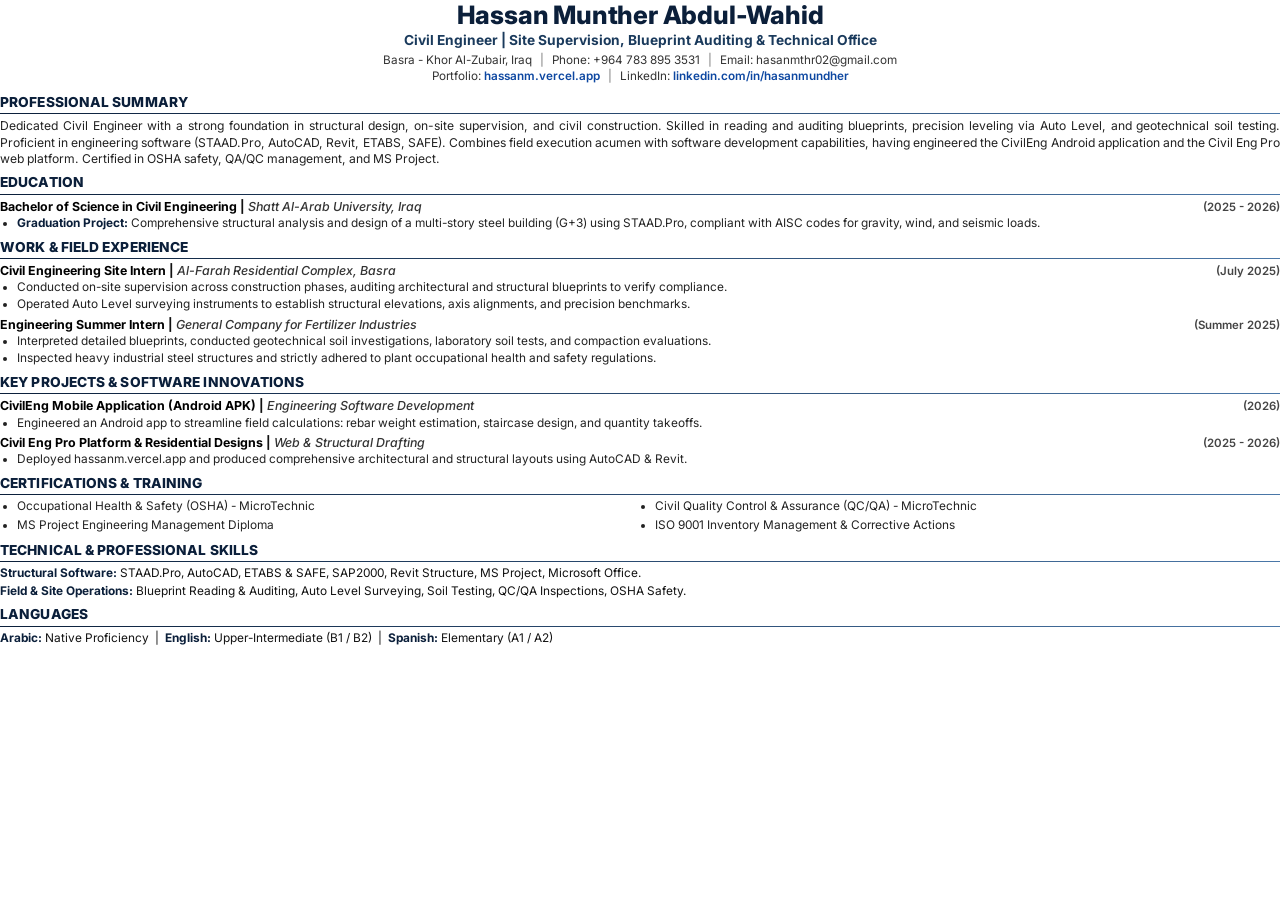
<file: Hassan_Munther_EN.html>
<!DOCTYPE html>
<html lang="en">
<head>
    <meta charset="UTF-8">
    <meta name="viewport" content="width=device-width, initial-scale=1.0">
    <title>Hassan Munther Abdul-Wahid - CV (English)</title>
    <link rel="preconnect" href="https://fonts.googleapis.com">
    <link rel="preconnect" href="https://fonts.gstatic.com" crossorigin>
    <link href="https://fonts.googleapis.com/css2?family=Inter:wght@400;500;600;700;800&display=swap" rel="stylesheet">
    <style>
        @page {
            size: letter;
            margin: 9mm 12mm 9mm 12mm;
        }

        * {
            box-sizing: border-box;
            margin: 0;
            padding: 0;
        }

        body {
            font-family: 'Calibri', 'Segoe UI', 'Inter', Tahoma, Arial, sans-serif;
            font-size: 9.3pt;
            line-height: 1.33;
            color: #111111;
            background-color: #ffffff;
            direction: ltr;
            text-align: left;
            -webkit-print-color-adjust: exact;
            print-color-adjust: exact;
        }

        .cv-container {
            width: 100%;
            margin: 0 auto;
        }

        @media print {
            .cv-container {
                width: 100%;
                margin: 0;
                padding: 0;
            }
        }

        /* HEADER */
        .cv-header {
            text-align: center;
            margin-bottom: 7px;
            padding-bottom: 2px;
        }

        .cv-name {
            font-size: 19pt;
            font-weight: 800;
            color: #0b1f3a;
            margin-bottom: 2px;
            line-height: 1.15;
            letter-spacing: -0.2px;
        }

        .cv-title {
            font-size: 10.3pt;
            font-weight: 700;
            color: #1a3a5c;
            margin-bottom: 4px;
        }

        .cv-row {
            display: flex;
            justify-content: center;
            align-items: center;
            flex-wrap: wrap;
            gap: 5px;
            font-size: 8.8pt;
            color: #333333;
            line-height: 1.3;
        }

        .cv-row span.sep {
            color: #777777;
            margin: 0 3px;
        }

        .cv-row a {
            color: #0d47a1;
            text-decoration: none;
            font-weight: 600;
        }

        /* SECTION TITLES */
        .section-title {
            font-size: 10.3pt;
            font-weight: 800;
            color: #0b1f3a;
            margin-top: 6px;
            margin-bottom: 2px;
            display: flex;
            align-items: center;
            letter-spacing: 0.1px;
            text-transform: uppercase;
        }

        .section-rule {
            height: 1.2px;
            background: linear-gradient(to right, #0b1f3a, #4a77a8);
            border: none;
            margin-bottom: 4px;
        }

        /* BODY CONTENT */
        .summary-p {
            font-size: 9.1pt;
            line-height: 1.35;
            color: #222222;
            text-align: justify;
        }

        .item-group {
            margin-bottom: 4px;
        }

        .item-header {
            font-size: 9.3pt;
            margin-bottom: 1px;
            line-height: 1.3;
            display: flex;
            justify-content: space-between;
            align-items: baseline;
        }

        .item-main {
            font-weight: 700;
        }

        .item-title {
            font-weight: 700;
            color: #000000;
        }

        .item-subtitle {
            font-style: italic;
            font-weight: 500;
            color: #333333;
        }

        .item-date {
            font-weight: 600;
            font-size: 8.6pt;
            color: #444444;
            white-space: nowrap;
        }

        /* BULLET LISTS */
        ul.bullets {
            margin: 0;
            padding-left: 17px;
            list-style-type: disc;
        }

        ul.bullets li {
            font-size: 8.9pt;
            line-height: 1.32;
            color: #222222;
            margin-bottom: 1.5px;
            text-align: justify;
        }

        ul.bullets li strong {
            font-weight: 700;
            color: #0b1f3a;
        }

        .skill-line {
            font-size: 8.9pt;
            line-height: 1.32;
            margin-bottom: 2px;
        }

        .skill-line strong {
            color: #0b1f3a;
            font-weight: 700;
        }
    </style>
</head>
<body>
    <div class="cv-container">
        <!-- HEADER -->
        <header class="cv-header">
            <h1 class="cv-name">Hassan Munther Abdul-Wahid</h1>
            <div class="cv-title">Civil Engineer | Site Supervision, Blueprint Auditing & Technical Office</div>
            <div class="cv-row">
                <span>Basra - Khor Al-Zubair, Iraq</span>
                <span class="sep">|</span>
                <span>Phone: +964 783 895 3531</span>
                <span class="sep">|</span>
                <span>Email: hasanmthr02@gmail.com</span>
            </div>
            <div class="cv-row">
                <span>Portfolio: <a href="https://hassanm.vercel.app">hassanm.vercel.app</a></span>
                <span class="sep">|</span>
                <span>LinkedIn: <a href="https://www.linkedin.com/in/hasanmundher">linkedin.com/in/hasanmundher</a></span>
            </div>
        </header>

        <!-- PROFESSIONAL SUMMARY -->
        <section>
            <div class="section-title">Professional Summary</div>
            <div class="section-rule"></div>
            <p class="summary-p">
                Dedicated Civil Engineer with a strong foundation in structural design, on-site supervision, and civil construction. Skilled in reading and auditing blueprints, precision leveling via Auto Level, and geotechnical soil testing. Proficient in engineering software (STAAD.Pro, AutoCAD, Revit, ETABS, SAFE). Combines field execution acumen with software development capabilities, having engineered the CivilEng Android application and the Civil Eng Pro web platform. Certified in OSHA safety, QA/QC management, and MS Project.
            </p>
        </section>

        <!-- EDUCATION -->
        <section>
            <div class="section-title">Education</div>
            <div class="section-rule"></div>
            <div class="item-group">
                <div class="item-header">
                    <div class="item-main">
                        <span class="item-title">Bachelor of Science in Civil Engineering</span>
                        <span> | </span>
                        <span class="item-subtitle">Shatt Al-Arab University, Iraq</span>
                    </div>
                    <span class="item-date">(2025 - 2026)</span>
                </div>
                <ul class="bullets">
                    <li><strong>Graduation Project:</strong> Comprehensive structural analysis and design of a multi-story steel building (G+3) using STAAD.Pro, compliant with AISC codes for gravity, wind, and seismic loads.</li>
                </ul>
            </div>
        </section>

        <!-- WORK & FIELD EXPERIENCE -->
        <section>
            <div class="section-title">Work & Field Experience</div>
            <div class="section-rule"></div>

            <div class="item-group">
                <div class="item-header">
                    <div class="item-main">
                        <span class="item-title">Civil Engineering Site Intern</span>
                        <span> | </span>
                        <span class="item-subtitle">Al-Farah Residential Complex, Basra</span>
                    </div>
                    <span class="item-date">(July 2025)</span>
                </div>
                <ul class="bullets">
                    <li>Conducted on-site supervision across construction phases, auditing architectural and structural blueprints to verify compliance.</li>
                    <li>Operated Auto Level surveying instruments to establish structural elevations, axis alignments, and precision benchmarks.</li>
                </ul>
            </div>

            <div class="item-group">
                <div class="item-header">
                    <div class="item-main">
                        <span class="item-title">Engineering Summer Intern</span>
                        <span> | </span>
                        <span class="item-subtitle">General Company for Fertilizer Industries</span>
                    </div>
                    <span class="item-date">(Summer 2025)</span>
                </div>
                <ul class="bullets">
                    <li>Interpreted detailed blueprints, conducted geotechnical soil investigations, laboratory soil tests, and compaction evaluations.</li>
                    <li>Inspected heavy industrial steel structures and strictly adhered to plant occupational health and safety regulations.</li>
                </ul>
            </div>
        </section>

        <!-- KEY ENGINEERING PROJECTS -->
        <section>
            <div class="section-title">Key Projects & Software Innovations</div>
            <div class="section-rule"></div>

            <div class="item-group">
                <div class="item-header">
                    <div class="item-main">
                        <span class="item-title">CivilEng Mobile Application (Android APK)</span>
                        <span> | </span>
                        <span class="item-subtitle">Engineering Software Development</span>
                    </div>
                    <span class="item-date">(2026)</span>
                </div>
                <ul class="bullets">
                    <li>Engineered an Android app to streamline field calculations: rebar weight estimation, staircase design, and quantity takeoffs.</li>
                </ul>
            </div>

            <div class="item-group">
                <div class="item-header">
                    <div class="item-main">
                        <span class="item-title">Civil Eng Pro Platform & Residential Designs</span>
                        <span> | </span>
                        <span class="item-subtitle">Web & Structural Drafting</span>
                    </div>
                    <span class="item-date">(2025 - 2026)</span>
                </div>
                <ul class="bullets">
                    <li>Deployed hassanm.vercel.app and produced comprehensive architectural and structural layouts using AutoCAD & Revit.</li>
                </ul>
            </div>
        </section>

        <!-- CERTIFICATIONS & TRAINING -->
        <section>
            <div class="section-title">Certifications & Training</div>
            <div class="section-rule"></div>
            <ul class="bullets" style="display: grid; grid-template-columns: 1fr 1fr; gap: 1px 12px;">
                <li>Occupational Health & Safety (OSHA) - MicroTechnic</li>
                <li>Civil Quality Control & Assurance (QC/QA) - MicroTechnic</li>
                <li>MS Project Engineering Management Diploma</li>
                <li>ISO 9001 Inventory Management & Corrective Actions</li>
            </ul>
        </section>

        <!-- TECHNICAL & PROFESSIONAL SKILLS -->
        <section>
            <div class="section-title">Technical & Professional Skills</div>
            <div class="section-rule"></div>
            <div class="skill-line">
                <strong>Structural Software:</strong> STAAD.Pro, AutoCAD, ETABS & SAFE, SAP2000, Revit Structure, MS Project, Microsoft Office.
            </div>
            <div class="skill-line">
                <strong>Field & Site Operations:</strong> Blueprint Reading & Auditing, Auto Level Surveying, Soil Testing, QC/QA Inspections, OSHA Safety.
            </div>
        </section>

        <!-- LANGUAGES -->
        <section>
            <div class="section-title">Languages</div>
            <div class="section-rule"></div>
            <div class="skill-line" style="margin-bottom: 0;">
                <strong>Arabic:</strong> Native Proficiency &nbsp;|&nbsp; 
                <strong>English:</strong> Upper-Intermediate (B1 / B2) &nbsp;|&nbsp; 
                <strong>Spanish:</strong> Elementary (A1 / A2)
            </div>
        </section>
    </div>
</body>
</html>
</file>
<file: style.css>
:root {
    --bg-color: #050505;
    --card-bg: rgba(255, 255, 255, 0.03);
    --accent-color: #00f2ff;
    --accent-secondary: #7000ff;
    --text-primary: #ffffff;
    --text-secondary: #b0b0b0;
    --glass-border: rgba(255, 255, 255, 0.1);
    --transition: all 0.4s cubic-bezier(0.4, 0, 0.2, 1);
}

html {
    scroll-behavior: smooth;
    overflow-x: hidden;
}

* {
    margin: 0;
    padding: 0;
    box-sizing: border-box;
    font-family: 'Outfit', 'Noto Kufi Arabic', sans-serif;
    -webkit-tap-highlight-color: transparent;
}

body {
    background-color: var(--bg-color);
    color: var(--text-primary);
    overflow-x: hidden;
    line-height: 1.6;
    width: 100%;
    position: relative;
}

/* Custom Cursor */
.custom-cursor {
    width: 20px;
    height: 20px;
    background: var(--accent-color);
    border-radius: 50%;
    position: fixed;
    pointer-events: none;
    z-index: 9999;
    mix-blend-mode: difference;
    transition: transform 0.1s ease;
}

@media (hover: none), (pointer: coarse), (max-width: 992px) {
    .custom-cursor {
        display: none !important;
    }
}

/* Navigation */
nav {
    display: flex;
    justify-content: space-between;
    align-items: center;
    padding: 1.25rem 8%;
    position: fixed;
    width: 100%;
    top: 0;
    z-index: 1000;
    background: rgba(5, 5, 5, 0.85);
    backdrop-filter: blur(12px);
    -webkit-backdrop-filter: blur(12px);
    border-bottom: 1px solid var(--glass-border);
    transition: var(--transition);
}

.logo {
    font-size: 1.8rem;
    font-weight: 800;
    letter-spacing: 1px;
    z-index: 1002;
}

.logo span {
    color: var(--accent-color);
}

.nav-menu {
    display: flex;
    align-items: center;
    gap: 2.5rem;
}

.nav-links {
    display: flex;
    list-style: none;
    gap: 2rem;
}

.nav-links a {
    text-decoration: none;
    color: var(--text-secondary);
    font-weight: 500;
    transition: var(--transition);
    position: relative;
    padding: 0.3rem 0;
}

.nav-links a:hover {
    color: var(--accent-color);
}

.menu-toggle {
    display: none;
    background: rgba(255, 255, 255, 0.05);
    border: 1px solid var(--glass-border);
    color: var(--text-primary);
    font-size: 1.3rem;
    cursor: pointer;
    padding: 0.5rem 0.8rem;
    border-radius: 12px;
    transition: var(--transition);
    z-index: 1002;
    align-items: center;
    justify-content: center;
}

.menu-toggle:hover,
.menu-toggle:focus-visible {
    border-color: var(--accent-color);
    color: var(--accent-color);
}

.nav-overlay {
    position: fixed;
    top: 0;
    left: 0;
    width: 100%;
    height: 100%;
    background: rgba(0, 0, 0, 0.7);
    backdrop-filter: blur(6px);
    -webkit-backdrop-filter: blur(6px);
    z-index: 999;
    opacity: 0;
    visibility: hidden;
    transition: all 0.3s ease;
}

.nav-overlay.active {
    opacity: 1;
    visibility: visible;
}

/* Buttons */
.btn-primary {
    background: linear-gradient(45deg, var(--accent-color), var(--accent-secondary));
    color: white;
    padding: 0.8rem 2rem;
    border-radius: 50px;
    text-decoration: none;
    font-weight: 600;
    transition: var(--transition);
    border: none;
    display: inline-block;
    cursor: pointer;
    text-align: center;
}

.btn-primary:hover {
    transform: translateY(-3px);
    box-shadow: 0 10px 20px rgba(0, 242, 255, 0.3);
}

.btn-secondary {
    border: 1px solid var(--accent-color);
    color: var(--accent-color);
    padding: 0.8rem 2rem;
    border-radius: 50px;
    text-decoration: none;
    font-weight: 600;
    transition: var(--transition);
    display: inline-block;
    cursor: pointer;
    text-align: center;
}

.btn-secondary:hover {
    background: var(--accent-color);
    color: var(--bg-color);
}

.hero-btns {
    display: flex;
    gap: 1rem;
    flex-wrap: wrap;
}

/* Hero Section */
.hero {
    min-height: 100vh;
    min-height: 100dvh;
    display: flex;
    align-items: center;
    padding: 120px 10% 60px;
    position: relative;
    background: linear-gradient(rgba(5, 5, 5, 0.85), rgba(5, 5, 5, 0.85)), url('https://images.unsplash.com/photo-1503387762-592deb58ef4e?auto=format&fit=crop&w=1920&q=80');
    background-size: cover;
    background-position: center;
    background-attachment: fixed;
}

.hero-container {
    display: grid;
    grid-template-columns: 1.2fr 0.8fr;
    gap: 4rem;
    align-items: center;
    width: 100%;
}

.badge {
    background: var(--glass-border);
    padding: 0.5rem 1.2rem;
    border-radius: 20px;
    font-size: 0.9rem;
    color: var(--accent-color);
    display: inline-block;
    margin-bottom: 1.5rem;
}

.hero-content h1 {
    font-size: 4.5rem;
    font-weight: 800;
    margin-bottom: 1.5rem;
    line-height: 1.1;
}

.hero-content p {
    font-size: 1.2rem;
    color: var(--text-secondary);
    margin-bottom: 2.5rem;
    max-width: 600px;
}

.hero-visual {
    display: flex;
    flex-direction: column;
    gap: 2rem;
}

.stat-card {
    background: var(--card-bg);
    border: 1px solid var(--glass-border);
    padding: 2rem;
    border-radius: 24px;
    backdrop-filter: blur(5px);
    transition: var(--transition);
}

.stat-card:hover {
    border-color: var(--accent-color);
    transform: translateX(-10px);
}

.stat-card .number {
    display: block;
    font-size: 2.5rem;
    font-weight: 800;
    color: var(--accent-color);
}

.stat-card .label {
    color: var(--text-secondary);
    font-size: 1rem;
}

/* About Section */
.about {
    padding: 100px 10%;
    background: linear-gradient(180deg, var(--bg-color) 0%, rgba(112, 0, 255, 0.05) 100%);
}

.about-container {
    max-width: 800px;
    margin: 0 auto;
    text-align: center;
}

.about-text p {
    font-size: 1.2rem;
    color: var(--text-secondary);
    margin-bottom: 3rem;
}

.about-info {
    display: grid;
    grid-template-columns: repeat(auto-fit, minmax(200px, 1fr));
    gap: 2rem;
    text-align: right;
}

.info-item {
    background: var(--card-bg);
    padding: 1.5rem;
    border-radius: 15px;
    border: 1px solid var(--glass-border);
}

.info-item strong {
    display: block;
    color: var(--accent-color);
    margin-bottom: 0.5rem;
}

/* Resume Section */
.resume {
    padding: 100px 10%;
}

.resume-grid {
    display: grid;
    grid-template-columns: 1fr 1fr;
    gap: 4rem;
}

.resume-title {
    font-size: 2rem;
    margin-bottom: 2.5rem;
    color: var(--text-primary);
    display: flex;
    align-items: center;
    gap: 1rem;
}

.resume-item {
    position: relative;
    padding-right: 2rem;
    padding-bottom: 3rem;
    border-right: 2px solid var(--glass-border);
}

.resume-item::before {
    content: '';
    position: absolute;
    right: -9px;
    top: 0;
    width: 16px;
    height: 16px;
    background: var(--accent-color);
    border-radius: 50%;
    box-shadow: 0 0 10px var(--accent-color);
}

.resume-item .date {
    display: inline-block;
    background: var(--accent-secondary);
    color: white;
    padding: 0.3rem 1rem;
    border-radius: 20px;
    font-size: 0.8rem;
    margin-bottom: 1rem;
}

.resume-item h4 {
    font-size: 1.4rem;
    margin-bottom: 0.5rem;
}

.resume-item p {
    color: var(--text-secondary);
}

.resume-item ul {
    list-style: none;
    margin-top: 1rem;
}

.resume-item ul li {
    color: var(--text-secondary);
    margin-bottom: 0.5rem;
    position: relative;
    padding-right: 1.5rem;
}

.resume-item ul li::before {
    content: '•';
    color: var(--accent-color);
    position: absolute;
    right: 0;
}

/* Projects Section */
.projects {
    padding: 100px 10%;
}

.section-title {
    margin-bottom: 4rem;
    text-align: center;
}

.section-title h2 {
    font-size: 3rem;
    margin-bottom: 1rem;
}

.section-title .line {
    width: 80px;
    height: 4px;
    background: var(--accent-color);
    margin: 0 auto;
}

.projects-grid {
    display: grid;
    grid-template-columns: repeat(auto-fit, minmax(min(100%, 350px), 1fr));
    gap: 2.5rem;
}

.project-card {
    background: var(--card-bg);
    border: 1px solid var(--glass-border);
    border-radius: 24px;
    overflow: hidden;
    transition: var(--transition);
}

.project-card:hover {
    transform: translateY(-10px);
    border-color: var(--accent-color);
}

.project-image {
    position: relative;
    height: 250px;
    overflow: hidden;
}

@keyframes liveImage {
    0% { transform: scale(1); }
    50% { transform: scale(1.08); }
    100% { transform: scale(1); }
}

.project-image img {
    width: 100%;
    height: 100%;
    object-fit: cover;
    animation: liveImage 15s infinite ease-in-out;
    transition: transform 0.8s ease, opacity 0.5s ease;
}

.project-card:hover .project-image img {
    transform: scale(1.15);
    animation-play-state: paused;
}

/* App Mockup Styles */
.app-mockup-container {
    background: linear-gradient(135deg, rgba(112,0,255,0.2), rgba(0,242,255,0.1));
    display: flex;
    justify-content: center;
    align-items: center;
}

.mockup-phone {
    width: 110px;
    height: 220px;
    background: #000;
    border-radius: 15px;
    padding: 4px;
    border: 2px solid #333;
    box-shadow: 0 10px 20px rgba(0,0,0,0.4);
    position: relative;
    overflow: hidden;
    z-index: 1;
}

.mockup-phone::before {
    content: '';
    position: absolute;
    top: 4px;
    left: 50%;
    transform: translateX(-50%);
    width: 35px;
    height: 8px;
    background: #222;
    border-radius: 0 0 10px 10px;
    z-index: 10;
}

.mockup-phone img {
    border-radius: 10px;
    animation: none;
}

.project-card:hover .mockup-phone img {
    transform: none;
}

.overlay {
    position: absolute;
    top: 0;
    left: 0;
    width: 100%;
    height: 100%;
    background: rgba(0, 242, 255, 0.2);
    display: flex;
    justify-content: center;
    align-items: center;
    opacity: 0;
    transition: var(--transition);
}

.project-card:hover .overlay {
    opacity: 1;
}

.project-details {
    padding: 2rem;
}

.project-details h3 {
    margin-bottom: 0.8rem;
    font-size: 1.5rem;
}

.project-details p {
    color: var(--text-secondary);
    margin-bottom: 1.5rem;
}

.project-link {
    display: inline-block;
    color: var(--accent-color);
    text-decoration: none;
    font-size: 0.9rem;
    font-weight: 600;
    border-bottom: 1px solid transparent;
    transition: var(--transition);
}

.project-link:hover {
    border-color: var(--accent-color);
    letter-spacing: 0.5px;
}

/* Skills */
.skills-grid {
    display: grid;
    grid-template-columns: repeat(auto-fit, minmax(min(100%, 300px), 1fr));
    gap: 3rem;
}

.skills-category {
    background: var(--card-bg);
    padding: 2.5rem;
    border-radius: 24px;
    border: 1px solid var(--glass-border);
    transition: var(--transition);
}

.skills-category:hover {
    border-color: var(--accent-color);
}

.skills-category h3 {
    margin-bottom: 2rem;
    color: var(--accent-color);
    font-size: 1.5rem;
}

.skill-item {
    margin-bottom: 1.5rem;
}

.skill-item span {
    display: block;
    margin-bottom: 0.5rem;
    font-weight: 500;
}

.progress {
    height: 8px;
    background: rgba(255,255,255,0.1);
    border-radius: 4px;
    overflow: hidden;
}

.fill {
    height: 100%;
    background: linear-gradient(90deg, var(--accent-color), var(--accent-secondary));
}

.language-item {
    display: flex;
    justify-content: space-between;
    padding: 1rem;
    background: rgba(255,255,255,0.05);
    border-radius: 12px;
    margin-bottom: 1rem;
}

.language-item .level {
    color: var(--accent-color);
    font-weight: 600;
}

/* Contact */
.contact-container {
    display: grid;
    grid-template-columns: 1fr 1fr;
    gap: 4rem;
    background: var(--card-bg);
    padding: 4rem;
    border-radius: 40px;
    border: 1px solid var(--glass-border);
}

.contact-form input, .contact-form textarea {
    width: 100%;
    padding: 1.2rem;
    background: rgba(255,255,255,0.05);
    border: 1px solid var(--glass-border);
    border-radius: 12px;
    color: white;
    margin-bottom: 1.5rem;
}

.contact-form input:focus {
    outline: none;
    border-color: var(--accent-color);
}

/* Footer */
footer {
    padding: 4rem 10%;
    text-align: center;
    border-top: 1px solid var(--glass-border);
    margin-top: 4rem;
    color: var(--text-secondary);
}

/* Animations */
@keyframes fadeInUp {
    from { opacity: 0; transform: translateY(30px); }
    to { opacity: 1; transform: translateY(0); }
}

.hero-content, .stat-card, .project-card {
    animation: fadeInUp 1s ease forwards;
}

/* Modal Styles */
.modal {
    display: none;
    position: fixed;
    z-index: 2000;
    left: 0;
    top: 0;
    width: 100%;
    height: 100%;
    background-color: rgba(0, 0, 0, 0.9);
    backdrop-filter: blur(10px);
    overflow-y: auto;
}

.modal-content {
    background: var(--bg-color);
    margin: 5% auto;
    padding: 3rem;
    border: 1px solid var(--glass-border);
    width: 80%;
    max-width: 800px;
    border-radius: 30px;
    position: relative;
    box-shadow: 0 0 50px rgba(0, 242, 255, 0.1);
    animation: modalFadeIn 0.5s ease;
}

@keyframes modalFadeIn {
    from { opacity: 0; transform: translateY(-50px); }
    to { opacity: 1; transform: translateY(0); }
}

.close-modal {
    color: var(--text-secondary);
    float: left;
    font-size: 2.5rem;
    font-weight: bold;
    cursor: pointer;
    transition: var(--transition);
}

.close-modal:hover {
    color: var(--accent-color);
}

#modal-body h2 {
    color: var(--accent-color);
    margin-bottom: 1.5rem;
    font-size: 2.5rem;
}

#modal-body p {
    font-size: 1.2rem;
    margin-bottom: 2rem;
    color: var(--text-secondary);
}

.file-list {
    list-style: none;
    margin-top: 1.5rem;
}

.file-item {
    background: var(--card-bg);
    margin-bottom: 1rem;
    padding: 1.2rem;
    border-radius: 12px;
    border: 1px solid var(--glass-border);
    display: flex;
    justify-content: space-between;
    align-items: center;
    transition: var(--transition);
}

.file-item:hover {
    border-color: var(--accent-color);
    background: rgba(0, 242, 255, 0.05);
}

.file-info {
    display: flex;
    align-items: center;
    gap: 1rem;
}

.file-info i {
    color: var(--accent-color);
    font-size: 1.5rem;
}

.download-icon {
    color: var(--accent-color);
    font-size: 1.2rem;
    text-decoration: none;
}

.download-icon:hover {
    transform: scale(1.2);
}

.modal-gallery {
    display: grid;
    grid-template-columns: repeat(auto-fit, minmax(200px, 1fr));
    gap: 1.5rem;
    margin-bottom: 2rem;
}

.modal-gallery img {
    width: 100%;
    height: auto;
    border-radius: 12px;
    border: 1px solid var(--glass-border);
    object-fit: cover;
    box-shadow: 0 5px 15px rgba(0,0,0,0.3);
    transition: var(--transition);
}

.modal-gallery img:hover {
    transform: scale(1.05);
    border-color: var(--accent-color);
}

/* ==========================================================================
   RESPONSIVE DESIGN & MOBILE OPTIMIZATIONS
   ========================================================================== */

/* Tablets & Medium Screens (max-width: 1024px) */
@media (max-width: 1024px) {
    nav {
        padding: 1.25rem 5%;
    }
    
    .hero {
        padding: 120px 5% 60px;
    }

    .hero-container {
        gap: 3rem;
    }

    .hero-content h1 {
        font-size: 3.5rem;
    }

    .about, .resume, .projects, .skills {
        padding: 80px 5%;
    }

    .contact {
        padding: 60px 5%;
    }

    .contact-container {
        gap: 3rem;
        padding: 3rem 2rem;
    }
}

/* Mobile Devices & Tablets (max-width: 850px) */
@media (max-width: 850px) {
    /* Navigation Bar & Mobile Drawer */
    nav {
        padding: 1rem 5%;
    }

    .menu-toggle {
        display: flex;
    }

    .nav-menu {
        position: fixed;
        top: 0;
        right: -100%;
        width: 82%;
        max-width: 340px;
        height: 100vh;
        height: 100dvh;
        background: rgba(10, 10, 15, 0.97);
        backdrop-filter: blur(25px);
        -webkit-backdrop-filter: blur(25px);
        flex-direction: column;
        justify-content: flex-start;
        align-items: stretch;
        padding: 5.5rem 2rem 2.5rem;
        border-left: 1px solid var(--glass-border);
        transition: right 0.35s cubic-bezier(0.4, 0, 0.2, 1);
        box-shadow: -10px 0 40px rgba(0, 0, 0, 0.8);
        z-index: 1001;
        overflow-y: auto;
        gap: 2rem;
    }

    .nav-menu.active {
        right: 0;
    }

    .nav-links {
        flex-direction: column;
        width: 100%;
        gap: 0.5rem;
        text-align: right;
    }

    .nav-links a {
        font-size: 1.15rem;
        display: block;
        padding: 0.85rem 0.5rem;
        border-bottom: 1px solid rgba(255, 255, 255, 0.05);
        color: var(--text-primary);
    }

    .nav-links a:hover {
        color: var(--accent-color);
        padding-right: 0.5rem;
    }

    .nav-cta {
        width: 100%;
        margin-top: 0.5rem;
    }

    .nav-cta button {
        width: 100%;
        padding: 0.9rem;
        font-size: 1rem;
    }

    /* Hero Section */
    .hero {
        min-height: auto;
        padding: 110px 5% 50px;
        background-attachment: scroll; /* Prevents lag/glitches on mobile */
    }

    .hero-container {
        grid-template-columns: 1fr;
        gap: 2.5rem;
        text-align: center;
    }

    .hero-content h1 {
        font-size: clamp(2.3rem, 7.5vw, 3.2rem);
        margin-bottom: 1rem;
    }

    .hero-content p {
        font-size: 1.05rem;
        margin: 0 auto 2rem;
        max-width: 100%;
    }

    .hero-btns {
        justify-content: center;
        width: 100%;
    }

    .hero-btns .btn-primary,
    .hero-btns .btn-secondary {
        min-width: 160px;
    }

    .hero-visual {
        flex-direction: row;
        justify-content: center;
        gap: 1.25rem;
    }

    .stat-card {
        flex: 1;
        padding: 1.5rem 1rem;
        text-align: center;
    }

    .stat-card:hover {
        transform: translateY(-5px);
    }

    .stat-card .number {
        font-size: 2.2rem;
    }

    /* Section Titles */
    .section-title {
        margin-bottom: 2.5rem;
    }

    .section-title h2 {
        font-size: clamp(2rem, 6vw, 2.5rem);
    }

    /* About Section */
    .about {
        padding: 60px 5%;
    }

    .about-text p {
        font-size: 1.05rem;
        margin-bottom: 2rem;
    }

    .about-info {
        grid-template-columns: 1fr;
        gap: 1rem;
    }

    .info-item {
        padding: 1.2rem;
        word-break: break-word;
    }

    /* Resume Section */
    .resume {
        padding: 60px 5%;
    }

    .resume-grid {
        grid-template-columns: 1fr;
        gap: 2.5rem;
    }

    .resume-title {
        font-size: 1.6rem;
        margin-bottom: 1.75rem;
    }

    .resume-item {
        padding-right: 1.5rem;
        padding-bottom: 2rem;
    }

    .resume-item::before {
        right: -8px;
        width: 14px;
        height: 14px;
    }

    .resume-item h4 {
        font-size: 1.25rem;
    }

    /* Projects Section */
    .projects {
        padding: 60px 5%;
    }

    .projects-grid {
        grid-template-columns: 1fr;
        gap: 2rem;
    }

    .project-image {
        height: 220px;
    }

    .project-details {
        padding: 1.5rem 1.25rem;
    }

    .project-details h3 {
        font-size: 1.35rem;
    }

    /* Skills Section */
    .skills {
        padding: 60px 5%;
    }

    .skills-grid {
        grid-template-columns: 1fr;
        gap: 2rem;
    }

    .skills-category {
        padding: 1.75rem 1.25rem;
        border-radius: 20px;
    }

    .skills-category h3 {
        font-size: 1.35rem;
        margin-bottom: 1.5rem;
    }

    /* Contact Section */
    .contact {
        padding: 60px 5%;
    }

    .contact-container {
        grid-template-columns: 1fr;
        gap: 2rem;
        padding: 2.25rem 1.25rem;
        border-radius: 24px;
    }

    .contact-info h2 {
        font-size: 2.2rem;
        margin-bottom: 0.75rem;
    }

    .contact-info p {
        font-size: 1.05rem;
    }

    .contact-form input,
    .contact-form textarea {
        font-size: 16px; /* Essential to prevent iOS Safari auto-zoom */
        padding: 1rem;
        margin-bottom: 1.2rem;
    }

    .contact-form button {
        width: 100%;
        padding: 1rem;
        font-size: 1.05rem;
    }

    /* Footer */
    footer {
        padding: 2.5rem 5%;
        margin-top: 2rem;
    }

    /* Modals for Mobile */
    .modal-content {
        width: 92%;
        max-width: 500px;
        padding: 2rem 1.25rem;
        margin: 20px auto;
        border-radius: 20px;
    }

    .close-modal {
        font-size: 2.2rem;
        line-height: 1;
        padding: 0.2rem;
    }

    #modal-body h2 {
        font-size: 1.7rem;
        margin-bottom: 1rem;
    }

    #modal-body p {
        font-size: 1rem;
        margin-bottom: 1.5rem;
    }

    .modal-gallery {
        grid-template-columns: repeat(auto-fit, minmax(130px, 1fr));
        gap: 0.8rem;
    }

    .file-item {
        padding: 0.9rem;
    }

    .file-info {
        font-size: 0.9rem;
        word-break: break-all;
    }

    /* CV Modal */
    .cv-modal-content {
        padding: 2rem 1.25rem !important;
    }

    .cv-download-options {
        flex-direction: column;
        width: 100%;
        gap: 0.8rem !important;
    }

    .cv-download-options a {
        width: 100%;
        text-align: center;
        padding: 0.9rem 1rem !important;
    }
}

/* Extra Small Mobile Screens (max-width: 480px) */
@media (max-width: 480px) {
    .logo {
        font-size: 1.5rem;
    }

    .hero-content h1 {
        font-size: 2.2rem;
    }

    .hero-btns {
        flex-direction: column;
    }

    .hero-btns .btn-primary,
    .hero-btns .btn-secondary {
        width: 100%;
        margin-right: 0;
    }

    .hero-visual {
        flex-direction: column;
    }

    .stat-card {
        width: 100%;
    }

    .badge {
        font-size: 0.8rem;
        padding: 0.4rem 1rem;
    }

    .section-title h2 {
        font-size: 1.9rem;
    }

    .language-item {
        flex-direction: column;
        gap: 0.3rem;
        text-align: right;
    }

    .modal-gallery {
        grid-template-columns: 1fr;
    }
}
</file>
